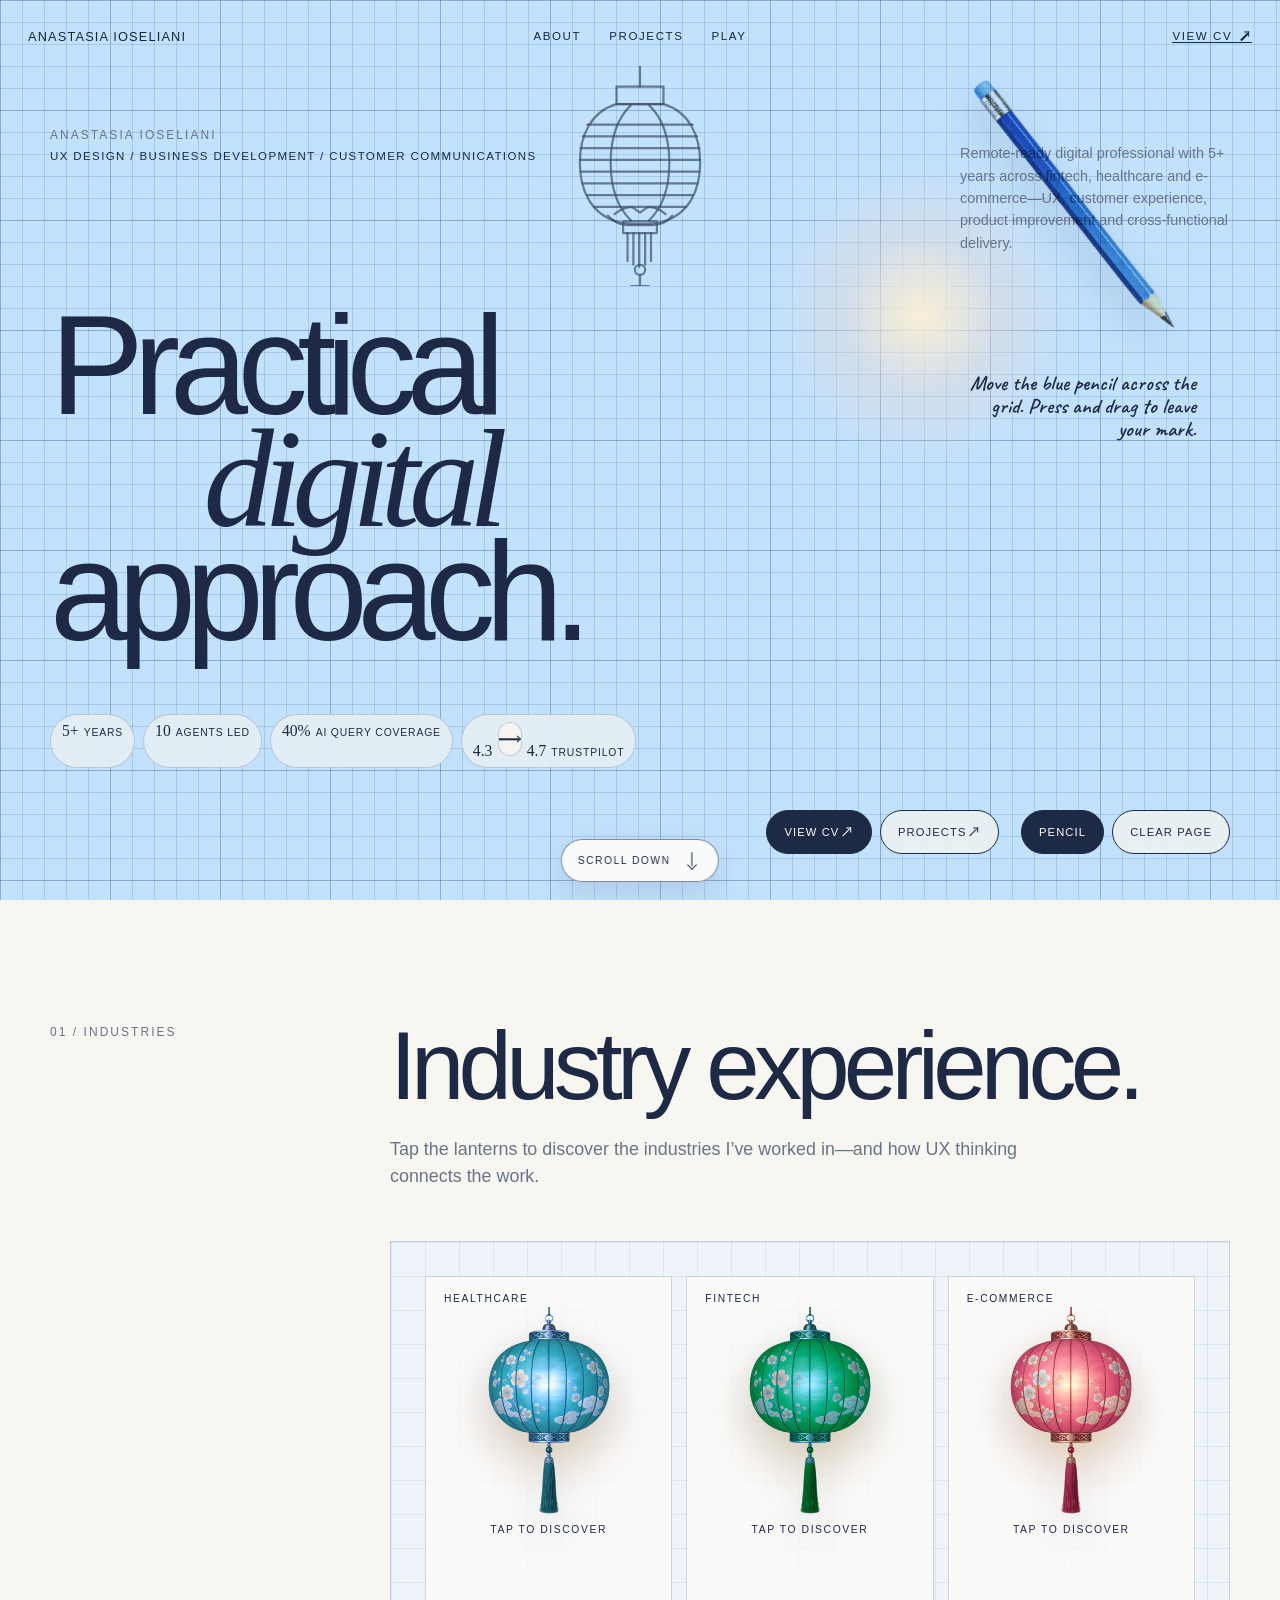
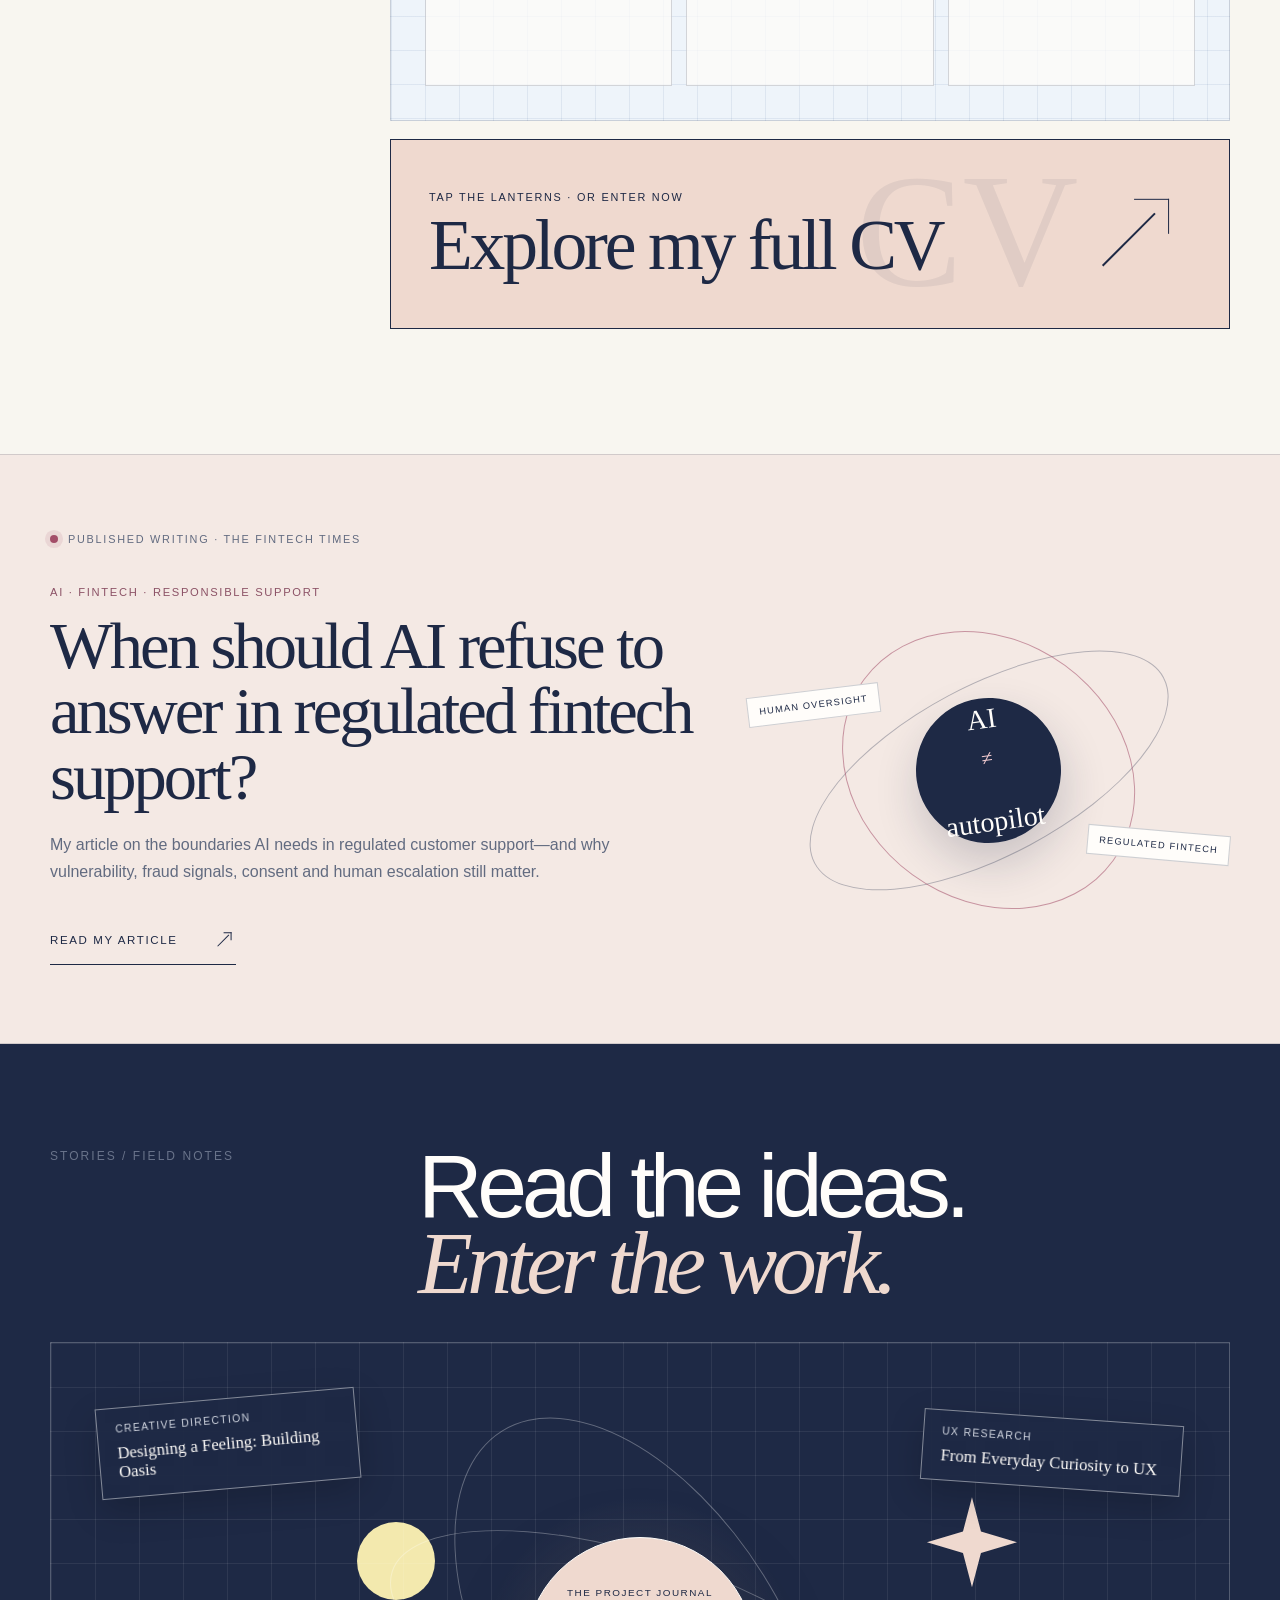
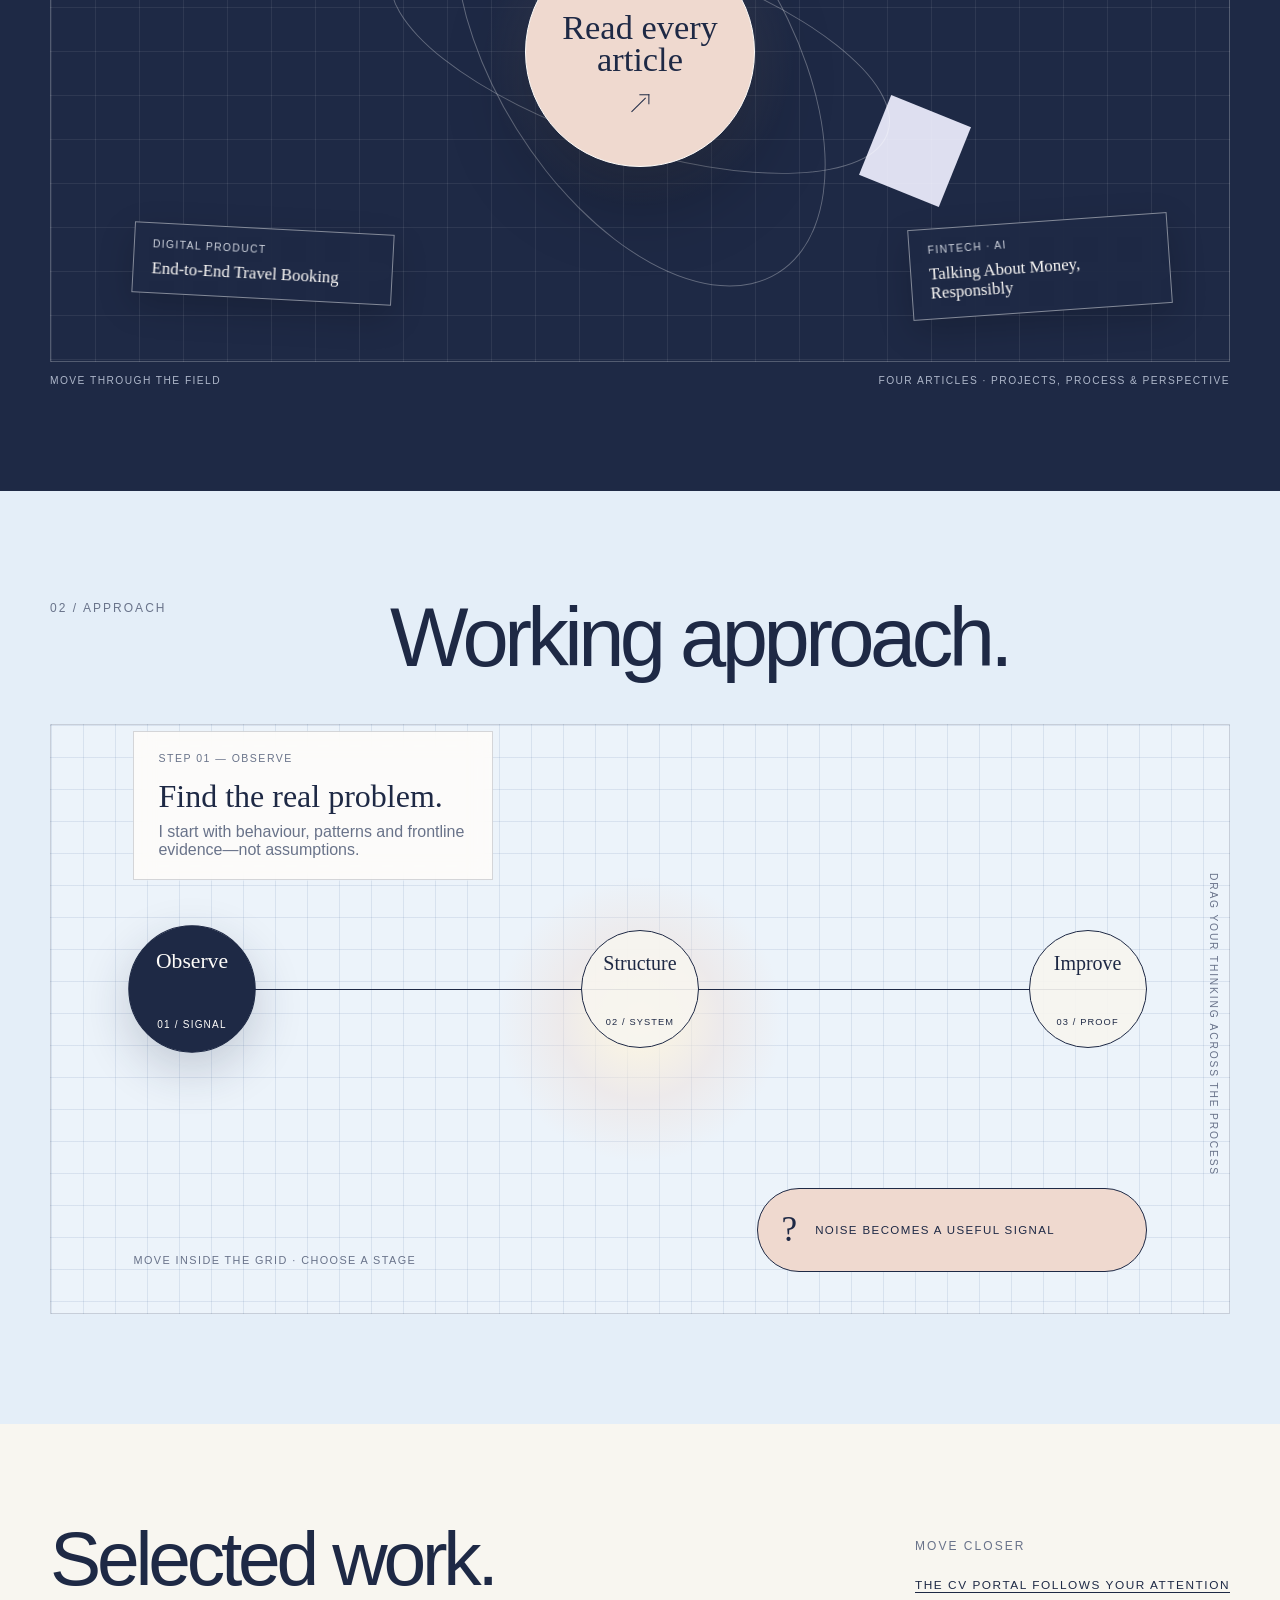
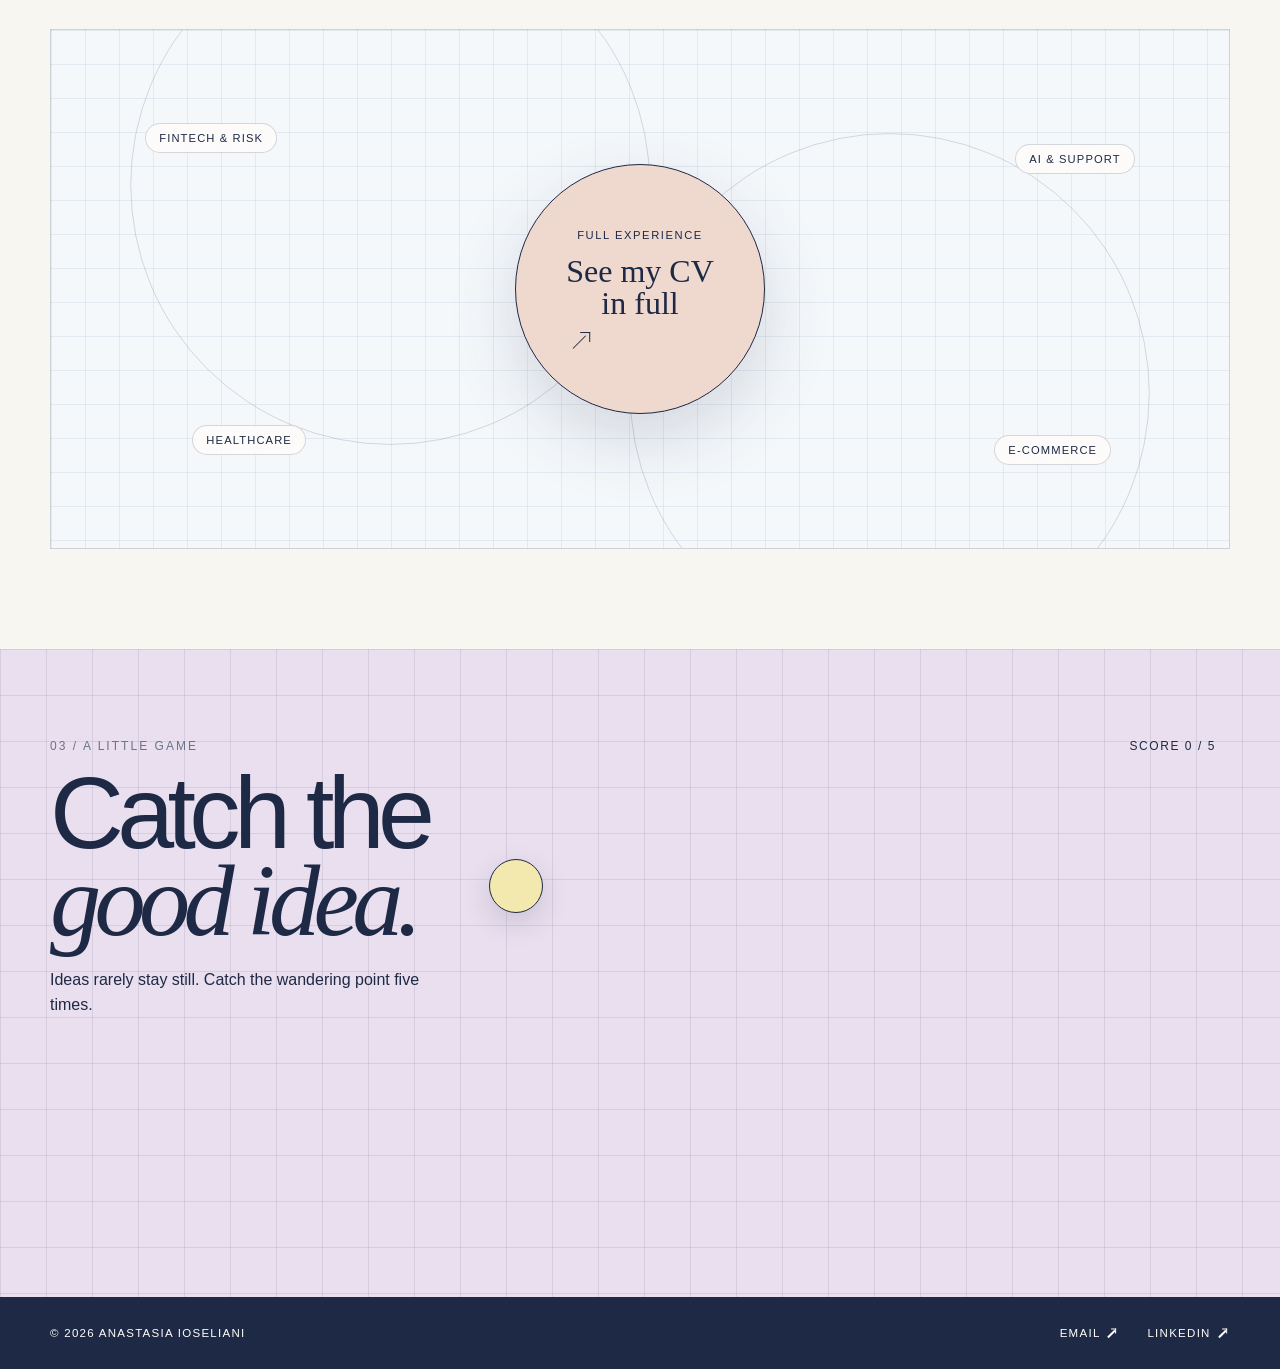
<file: index.html>
<!doctype html>
<html lang="en">
<head>
  <meta charset="utf-8">
  <meta name="viewport" content="width=device-width,initial-scale=1">
  <meta name="description" content="Anastasia Ioseliani is a remote-ready UX and digital product professional with experience in user research, fintech customer experience, product improvement, AI support governance, e-commerce and business development. Explore her portfolio, measurable work, published writing and CV.">
  <title>Anastasia Ioseliani — UX Design &amp; Customer Experience</title>
  <link rel="canonical" href="https://anastasiaioseliani.space/">
<script type="application/ld+json">
  {
    "@context": "https://schema.org",
    "@type": "Person",
    "@id": "https://anastasiaioseliani.space/#person",
    "name": "Anastasia Ioseliani",
    "url": "https://anastasiaioseliani.space/",
    "image": "https://anastasiaioseliani.space/portfolio-share-v1.png",
    "jobTitle": "UX and Digital Product Designer | Customer Experience Specialist",
    "description": "Remote-ready UX and digital product professional experienced in user research, fintech customer experience, product improvement, AI support governance, e-commerce and business development.",
    "sameAs": [
      "https://www.linkedin.com/in/anastasia-ioseliani-881649292/",
      "https://github.com/Nastyaa22-06"
    ],
    "knowsAbout": [
      "UX design",
      "User research",
      "Customer experience",
      "Product improvement",
      "Customer communications",
      "Business development",
      "Digital product design",
      "E-commerce",
      "Remote collaboration",
      "AI governance in fintech",
      "Customer support operations",
      "Product discovery",
      "Cross-functional product work"
    ]
  }
  </script>
  <meta property="og:type" content="website">
  <meta property="og:site_name" content="Anastasia Ioseliani">
  <meta property="og:title" content="Anastasia Ioseliani — UX Design &amp; Customer Experience">
  <meta property="og:description" content="Explore Anastasia Ioseliani’s remote-ready portfolio: UX design, digital product work, fintech customer experience, AI governance, business development and selected case studies.">
  <meta property="og:url" content="https://anastasiaioseliani.space/">
  <meta property="og:image" content="https://anastasiaioseliani.space/portfolio-share-v1.png">
  <meta property="og:image:secure_url" content="https://anastasiaioseliani.space/portfolio-share-v1.png">
  <meta property="og:image:type" content="image/png">
  <meta property="og:image:width" content="1200">
  <meta property="og:image:height" content="630">
  <meta property="og:image:alt" content="Anastasia Ioseliani — UX design, business development and customer communications, on a pastel blue grid with a sculptural pencil.">
  <meta name="twitter:card" content="summary_large_image">
  <meta name="twitter:title" content="Anastasia Ioseliani — UX Design &amp; Customer Experience">
  <meta name="twitter:description" content="Explore Anastasia Ioseliani’s remote-ready portfolio: UX design, digital product work, fintech customer experience, AI governance, business development and selected case studies.">
  <meta name="twitter:image" content="https://anastasiaioseliani.space/portfolio-share-v1.png">
  <meta name="twitter:image:alt" content="Anastasia Ioseliani portfolio — pastel blue grid and pencil cover">
  <link rel="icon" type="image/svg+xml" href="data:image/svg+xml,%3Csvg xmlns='http://www.w3.org/2000/svg' viewBox='0 0 64 64'%3E%3Crect width='64' height='64' rx='14' fill='%23293452'/%3E%3Cpath d='M16 46 30 17h5l13 29h-7l-3-7H26l-3 7zm13-14h7l-3.5-8z' fill='%23f8f4ec'/%3E%3C/svg%3E">
  <style>
    :root{--ink:#1e2945;--muted:#69738a;--paper:#f8f6f0;--blue:#e5eef8;--blue-line:rgba(68,104,150,.19);--peach:#efd9cf;--yellow:#f3e9ae;--lav:#dedff0;--white:#fffdfa;--line:rgba(30,41,69,.18)}
    *{box-sizing:border-box}html{scroll-behavior:smooth}body{margin:0;background:var(--paper);color:var(--ink);font-family:"Helvetica Neue",Arial,sans-serif;overflow-x:hidden}a{color:inherit;text-decoration:none}button{font:inherit;color:inherit}.wrap{width:min(1180px,calc(100% - 56px));margin:auto}.serif,em{font-family:Georgia,"Times New Roman",serif;font-weight:400}.label{font-size:.75rem;letter-spacing:.17em;text-transform:uppercase;color:var(--muted)}
    .nav{position:fixed;top:0;left:0;right:0;z-index:30;height:72px;padding:0 28px;display:grid;grid-template-columns:1fr auto 1fr;align-items:center;mix-blend-mode:multiply}.brand{font-size:.8rem;letter-spacing:.09em;text-transform:uppercase}.nav-links{display:flex;gap:28px;font-size:.72rem;letter-spacing:.14em;text-transform:uppercase}.nav-cta{justify-self:end;border-bottom:1px solid;font-size:.72rem;letter-spacing:.14em;text-transform:uppercase}
    .hero{position:relative;min-height:100svh;overflow:hidden;background-color:#edf4fb;background-image:linear-gradient(var(--blue-line) 1px,transparent 1px),linear-gradient(90deg,var(--blue-line) 1px,transparent 1px);background-size:38px 38px}.hero:after{content:"";position:absolute;z-index:1;inset:0;background:radial-gradient(circle 210px at var(--lx,72%) var(--ly,35%),rgba(255,241,211,.9),rgba(239,217,207,.38) 36%,transparent 72%);pointer-events:none}.draw-canvas{position:absolute;z-index:2;inset:0;width:100%;height:100%;touch-action:none;cursor:none}.pen-cursor{position:absolute;z-index:3;left:84%;top:16%;width:280px;height:auto;object-fit:contain;pointer-events:none;transform:translate(-50%,-20%) rotate(18deg);filter:drop-shadow(0 16px 18px rgba(30,41,69,.16));opacity:1;transition:opacity .2s}.hero.pen-ready .pen-cursor{opacity:1}.nib-light{position:absolute;z-index:3;width:110px;height:110px;border-radius:50%;pointer-events:none;background:rgba(255,233,181,.82);filter:blur(24px);transform:translate(-50%,-50%);opacity:0}.hero.pen-ready .nib-light{opacity:1}
    .hero-content{position:relative;z-index:5;pointer-events:none;min-height:100svh;padding:128px 0 46px;display:flex;flex-direction:column;justify-content:space-between}.hero-top{display:flex;justify-content:space-between;align-items:start}.hero-intro{max-width:270px;color:var(--muted);font-size:.9rem;line-height:1.55}.hero h1{font-size:clamp(4.5rem,11vw,10.7rem);font-weight:400;line-height:.8;letter-spacing:-.075em;margin:0;max-width:1120px}.hero h1 span{display:block}.hero h1 span:nth-child(2){padding-left:12vw;font-family:Georgia,serif;font-style:italic}.hero-bottom{display:flex;justify-content:space-between;align-items:end;gap:28px}.hero-instruction{max-width:390px;font-size:1rem;line-height:1.55;transform:translateY(18px)}.hero-actions,.draw-tools{display:flex;gap:8px;pointer-events:auto}.mobile-put-down,.mobile-clear-page{display:none}.pill{min-height:44px;padding:0 17px;border:1px solid var(--ink);border-radius:99px;background:rgba(248,246,240,.72);backdrop-filter:blur(8px);font-size:.7rem;letter-spacing:.1em;text-transform:uppercase;cursor:pointer;display:inline-flex;align-items:center;justify-content:center}.pill:hover,.pill.active{background:var(--ink);color:var(--white)}
    .welcome{padding:125px 0;background:var(--paper);overflow:hidden}.welcome-grid{display:grid;grid-template-columns:.38fr 1.62fr;gap:60px}.welcome h2{font-size:clamp(3.7rem,7.5vw,7.6rem);font-weight:400;line-height:.86;letter-spacing:-.06em;margin:0}.welcome h2 em{color:#77839b}.balloon-intro{display:flex;justify-content:space-between;gap:28px;align-items:end;margin-bottom:44px}.balloon-intro p{max-width:360px;margin:0;color:var(--muted);font-size:1rem}.balloon-experience{display:grid;grid-template-columns:1.05fr .95fr;min-height:520px;border:1px solid var(--line);background:#eef5fb}.balloon-sky{position:relative;min-height:520px;overflow:hidden;background-image:linear-gradient(rgba(68,104,150,.11) 1px,transparent 1px),linear-gradient(90deg,rgba(68,104,150,.11) 1px,transparent 1px);background-size:34px 34px}.balloon-sky:after{content:"POP THE BALLOONS";position:absolute;left:20px;bottom:17px;font-size:.65rem;letter-spacing:.17em;color:var(--muted)}.balloon{position:absolute;left:var(--x);top:var(--y);border:0;background:none;padding:0;cursor:pointer;font-size:clamp(5.4rem,9vw,8rem);line-height:1;filter:drop-shadow(0 16px 18px rgba(30,41,69,.15)) hue-rotate(var(--hue));transform:translate(-50%,-50%) rotate(var(--r));transition:transform .45s cubic-bezier(.2,.9,.2,1),opacity .35s;animation:balloonFloat 3.5s ease-in-out infinite alternate;animation-delay:var(--delay)}.balloon:hover{transform:translate(-50%,-50%) scale(1.1) rotate(calc(var(--r) + 4deg))}.balloon.popped{opacity:0;transform:translate(-50%,-50%) scale(1.8) rotate(16deg);pointer-events:none;animation:none}@keyframes balloonFloat{to{margin-top:-16px}}.balloon-status{position:absolute;right:18px;top:17px;padding:8px 11px;border:1px solid var(--line);background:rgba(255,253,250,.82);font-size:.65rem;letter-spacing:.13em;text-transform:uppercase}.balloon-reveals{position:relative;z-index:2;padding:34px;display:flex;flex-direction:column;background:rgba(255,253,250,.92)}.balloon-note{display:none;padding:20px 0;border-bottom:1px solid var(--line)}.balloon-note.on{display:block}.balloon-note small{display:block;margin-bottom:8px;color:var(--muted);font-size:.65rem;letter-spacing:.14em;text-transform:uppercase}.balloon-note h3{font-family:Georgia,serif;font-size:1.8rem;font-weight:400;line-height:1.05;margin:0 0 10px}.balloon-note p{margin:0;color:var(--muted);line-height:1.55}.balloon-note.on .slow{display:inline;opacity:0;animation:slowReveal .7s forwards}.balloon-note.on .slow:nth-child(2){animation-delay:.35s}.balloon-note.on .slow:nth-child(3){animation-delay:.75s}@keyframes slowReveal{to{opacity:1}}.balloon-empty{margin:auto;color:var(--muted);max-width:230px;text-align:center;font-family:Georgia,serif;font-size:1.35rem}.balloon-reveals.started .balloon-empty{display:none}.cv-reveal{margin-top:auto;padding-top:28px;opacity:0;transform:translateY(12px);pointer-events:none;transition:.5s}.cv-reveal.ready{opacity:1;transform:none;pointer-events:auto}.cv-reveal a{display:flex;justify-content:space-between;align-items:center;padding:16px 0;border-top:1px solid;border-bottom:1px solid;font-size:.72rem;letter-spacing:.14em;text-transform:uppercase}.text-link{display:inline-flex;margin-top:25px;border-bottom:1px solid;font-size:.74rem;letter-spacing:.13em;text-transform:uppercase}
    .journal-gateway{background:var(--ink);color:var(--white);padding:105px 0;overflow:hidden}.journal-head{display:grid;grid-template-columns:.55fr 1.45fr;gap:60px;align-items:start;margin-bottom:42px}.journal-head h2{font-size:clamp(3.2rem,7vw,7rem);line-height:.84;font-weight:400;letter-spacing:-.06em;margin:0}.journal-head em{color:var(--peach)}.journal-field{--gx:50%;--gy:50%;position:relative;isolation:isolate;min-height:620px;border:1px solid rgba(255,255,255,.24);overflow:hidden;background:radial-gradient(circle 220px at var(--gx) var(--gy),rgba(239,217,207,.18),transparent 72%),linear-gradient(rgba(255,255,255,.075) 1px,transparent 1px),linear-gradient(90deg,rgba(255,255,255,.075) 1px,transparent 1px);background-size:auto,44px 44px,44px 44px}.journal-field:before,.journal-field:after{content:"";position:absolute;z-index:0;border:1px solid rgba(255,255,255,.3);border-radius:50%;width:520px;height:190px;left:50%;top:50%;transform:translate(-50%,-50%) rotate(18deg);transition:transform .3s;pointer-events:none}.journal-field:after{transform:translate(-50%,-50%) rotate(-32deg);width:290px;height:520px}.journal-core{position:absolute;z-index:7;left:50%;top:50%;width:230px;height:230px;border-radius:50%;transform:translate(-50%,-50%);display:grid;place-items:center;text-align:center;background:var(--peach);color:var(--ink);border:1px solid var(--white);box-shadow:0 30px 80px rgba(0,0,0,.28);transition:transform .18s}.journal-core .tiny{display:block;font-size:.62rem;letter-spacing:.15em;text-transform:uppercase;margin-bottom:13px}.journal-core .big{display:block;font-family:Georgia,serif;font-size:2.15rem;line-height:.95}.journal-core .arrow{display:block;margin-top:13px;font-size:1.5rem}.story-chip{position:absolute;z-index:6;width:260px;padding:15px 18px;border:1px solid rgba(255,255,255,.45);background:rgba(30,41,69,.94);backdrop-filter:blur(10px);font-family:Georgia,serif;font-size:1.05rem;line-height:1.15;box-shadow:0 12px 35px rgba(0,0,0,.18);transition:background .25s,color .25s,transform .18s}.story-chip small{display:block;margin-bottom:8px;font-family:Arial,sans-serif;font-size:.65rem;letter-spacing:.13em;text-transform:uppercase;color:#d2d7e1}.story-chip:hover{background:var(--yellow);color:var(--ink)}.story-chip:nth-of-type(1){left:4%;top:9%;transform:rotate(-5deg)}.story-chip:nth-of-type(2){right:4%;top:12%;transform:rotate(4deg)}.story-chip:nth-of-type(3){left:7%;bottom:10%;transform:rotate(3deg)}.story-chip:nth-of-type(4){right:5%;bottom:8%;transform:rotate(-4deg)}.abstract-disc{position:absolute;z-index:1;width:78px;height:78px;border-radius:50%;background:var(--yellow);left:26%;top:29%;mix-blend-mode:screen;pointer-events:none}.abstract-square{position:absolute;z-index:1;width:86px;height:86px;background:var(--lav);right:23%;bottom:27%;transform:rotate(22deg);mix-blend-mode:screen;pointer-events:none}.abstract-star{position:absolute;z-index:1;right:18%;top:25%;width:90px;height:90px;background:var(--peach);clip-path:polygon(50% 0,60% 38%,100% 50%,60% 62%,50% 100%,40% 62%,0 50%,40% 38%);animation:spin 14s linear infinite;pointer-events:none}@keyframes spin{to{transform:rotate(360deg)}}.journal-caption{display:flex;justify-content:space-between;margin-top:13px;font-size:.64rem;letter-spacing:.14em;text-transform:uppercase;color:#aeb7ca}
    .approach{padding:110px 0;background:#e4eef8;overflow:hidden}.approach-head{display:grid;grid-template-columns:.5fr 1.5fr;gap:60px;margin-bottom:48px}.approach h2{font-size:clamp(3rem,6.5vw,6.4rem);font-weight:400;letter-spacing:-.055em;line-height:.9;margin:0}.method-lab{--mx:50%;--my:50%;position:relative;min-height:590px;border:1px solid var(--line);background-color:rgba(255,255,255,.3);background-image:linear-gradient(rgba(68,104,150,.12) 1px,transparent 1px),linear-gradient(90deg,rgba(68,104,150,.12) 1px,transparent 1px);background-size:32px 32px;overflow:hidden}.method-lab:before{content:"";position:absolute;inset:0;background:radial-gradient(circle 190px at var(--mx) var(--my),rgba(255,248,224,.95),rgba(239,217,207,.35) 42%,transparent 75%);pointer-events:none}.method-lab:after{content:"DRAG YOUR THINKING ACROSS THE PROCESS";position:absolute;right:-136px;top:50%;transform:rotate(90deg);font-size:.64rem;letter-spacing:.18em;color:var(--muted)}.method-path{position:absolute;left:7%;right:7%;top:45%;height:1px;background:var(--ink)}.method-path:after{content:"";position:absolute;left:0;top:-4px;width:var(--progress,0%);height:8px;background:var(--peach);transition:width .45s cubic-bezier(.2,.8,.2,1)}.method-node{position:absolute;z-index:3;top:45%;width:118px;height:118px;border-radius:50%;border:1px solid var(--ink);background:rgba(248,246,240,.9);transform:translate(-50%,-50%);cursor:pointer;transition:transform .35s,background .35s,box-shadow .35s;display:grid;place-items:center;text-align:center}.method-node span{display:block;font-family:Georgia,serif;font-size:1.25rem}.method-node small{display:block;margin-top:3px;font-size:.58rem;letter-spacing:.12em;text-transform:uppercase}.method-node[data-step="0"]{left:12%}.method-node[data-step="1"]{left:50%}.method-node[data-step="2"]{left:88%}.method-node:hover{transform:translate(-50%,-50%) scale(1.08) rotate(-3deg)}.method-node.active{background:var(--ink);color:var(--white);box-shadow:0 16px 45px rgba(30,41,69,.2);transform:translate(-50%,-50%) scale(1.08)}.method-note{position:absolute;z-index:2;left:7%;top:7%;width:min(360px,36%);padding:24px;border:1px solid var(--line);background:rgba(255,253,250,.84);backdrop-filter:blur(10px);transition:transform .2s}.method-note .counter{font-size:.66rem;letter-spacing:.14em;text-transform:uppercase;color:var(--muted)}.method-note h3{font-family:Georgia,serif;font-size:2rem;font-weight:400;line-height:1.05;margin:16px 0 10px}.method-note p{color:var(--muted);margin:0;max-width:310px}.method-output{position:absolute;right:7%;bottom:7%;width:min(390px,42%);padding:21px 24px;border-radius:120px;border:1px solid var(--ink);background:var(--active-tone,var(--peach));display:flex;align-items:center;gap:18px;transition:background .4s,transform .2s}.method-output b{font-family:Georgia,serif;font-size:2.2rem;font-weight:400}.method-output span{font-size:.72rem;letter-spacing:.12em;text-transform:uppercase}.method-hint{position:absolute;left:7%;bottom:8%;font-size:.68rem;letter-spacing:.13em;text-transform:uppercase;color:var(--muted)}
    .projects{padding:100px 0;background:var(--paper)}.projects-head{display:flex;justify-content:space-between;align-items:end;margin-bottom:36px}.projects h2{font-size:clamp(3rem,6vw,6rem);font-weight:400;letter-spacing:-.055em;line-height:.9;margin:0}.portal-field{position:relative;min-height:520px;border:1px solid var(--line);overflow:hidden;background-color:#f5f8fb;background-image:linear-gradient(rgba(68,104,150,.1) 1px,transparent 1px),linear-gradient(90deg,rgba(68,104,150,.1) 1px,transparent 1px);background-size:34px 34px;display:grid;place-items:center}.portal-field:before,.portal-field:after{content:"";position:absolute;width:44%;aspect-ratio:1;border:1px solid rgba(30,41,69,.16);border-radius:50%;transition:transform .8s ease}.portal-field:before{transform:translate(-48%,-20%)}.portal-field:after{transform:translate(48%,20%)}.portal-field:hover:before{transform:translate(-42%,-14%) rotate(12deg)}.portal-field:hover:after{transform:translate(42%,14%) rotate(-12deg)}.portal-link{position:relative;z-index:3;width:250px;aspect-ratio:1;border-radius:50%;display:grid;place-items:center;text-align:center;background:var(--peach);border:1px solid var(--ink);box-shadow:0 25px 70px rgba(30,41,69,.16);transition:transform .12s linear}.portal-link span{display:block}.portal-link .portal-small{font-size:.7rem;letter-spacing:.14em;text-transform:uppercase;margin-bottom:14px}.portal-link .portal-title{font-family:Georgia,serif;font-size:2rem;line-height:1}.portal-link .portal-arrow{font-size:1.4rem;margin-top:14px}.orbit-label{position:absolute;z-index:2;padding:8px 13px;border:1px solid var(--line);border-radius:99px;background:rgba(255,253,250,.78);font-size:.7rem;letter-spacing:.1em;text-transform:uppercase;backdrop-filter:blur(7px)}.orbit-label:nth-of-type(1){left:8%;top:18%}.orbit-label:nth-of-type(2){right:8%;top:22%}.orbit-label:nth-of-type(3){left:12%;bottom:18%}.orbit-label:nth-of-type(4){right:10%;bottom:16%}
    .game{position:relative;min-height:72svh;overflow:hidden;background:#e9dfef;padding:90px 0;cursor:crosshair}.game:before{content:"";position:absolute;inset:0;background-image:linear-gradient(rgba(84,73,112,.12) 1px,transparent 1px),linear-gradient(90deg,rgba(84,73,112,.12) 1px,transparent 1px);background-size:46px 46px}.game-copy{position:relative;z-index:2;pointer-events:none}.game h2{font-size:clamp(3.8rem,8vw,8rem);font-weight:400;line-height:.85;letter-spacing:-.065em;margin:16px 0 24px}.game p{font-size:1rem;max-width:390px;line-height:1.55}.score{position:absolute;z-index:3;right:5vw;top:90px;font-size:.75rem;letter-spacing:.13em;text-transform:uppercase}.idea{position:absolute;z-index:4;width:54px;height:54px;border-radius:50%;border:1px solid var(--ink);background:var(--yellow);box-shadow:0 10px 28px rgba(30,41,69,.15);cursor:pointer;transition:left .32s ease,top .32s ease,transform .2s}.idea:hover{transform:scale(1.12)}
    footer{background:var(--ink);color:var(--white);padding:30px 0}.footer{display:grid;grid-template-columns:1fr auto auto;gap:28px;font-size:.72rem;letter-spacing:.11em;text-transform:uppercase}.reveal{opacity:0;transform:translateY(32px);transition:.8s}.reveal.on{opacity:1;transform:none}
    @media(max-width:780px){.wrap{width:min(100% - 36px,1180px)}.nav{padding:0 18px}.nav-links{display:none}.hero-content{padding:105px 0 30px}.hero-top{display:block}.hero-intro{margin-top:14px}.hero h1{font-size:18vw}.hero h1 span:nth-child(2){padding-left:0}.hero-bottom{display:block}.draw-tools{margin-top:24px;flex-wrap:wrap}.pen-cursor{width:235px;height:165px}.welcome,.journal-gateway,.approach,.projects{padding:80px 0}.welcome-grid,.journal-head,.approach-head{grid-template-columns:1fr;gap:30px}.balloon-intro{display:block}.balloon-intro p{margin-top:22px}.balloon-experience{grid-template-columns:1fr}.balloon-sky{min-height:430px}.balloon-reveals{min-height:455px;padding:25px}.balloon{font-size:6.2rem}.projects-head{display:block}.journal-field{min-height:760px}.journal-core{width:185px;height:185px}.journal-core .big{font-size:1.7rem}.story-chip{width:220px;font-size:.9rem}.story-chip:nth-of-type(1){left:3%;top:5%}.story-chip:nth-of-type(2){right:3%;top:24%}.story-chip:nth-of-type(3){left:3%;bottom:23%}.story-chip:nth-of-type(4){right:3%;bottom:4%}.abstract-star{right:10%;top:44%}.abstract-disc{left:10%;top:39%}.journal-caption{display:block}.journal-caption span{display:block;margin-top:6px}.method-lab{min-height:650px}.method-lab:after{display:none}.method-note{left:6%;top:5%;width:88%}.method-path{left:10%;right:10%;top:55%}.method-node{top:55%;width:88px;height:88px}.method-node[data-step="0"]{left:15%}.method-node[data-step="2"]{left:85%}.method-node span{font-size:1rem}.method-node small{font-size:.5rem}.method-output{right:6%;bottom:7%;width:88%}.method-hint{left:6%;bottom:23%}.portal-field{min-height:460px}.portal-link{width:205px}.orbit-label{font-size:.6rem}.orbit-label:nth-of-type(1){left:4%;top:12%}.orbit-label:nth-of-type(2){right:4%;top:18%}.orbit-label:nth-of-type(3){left:4%;bottom:14%}.orbit-label:nth-of-type(4){right:4%;bottom:10%}.game{min-height:70svh;padding:75px 0}.score{top:auto;bottom:24px}.footer{grid-template-columns:1fr;gap:12px}}
    @media(prefers-reduced-motion:reduce){html{scroll-behavior:auto}.reveal{opacity:1;transform:none;transition:none}}
  .cv-gateway-arrow,.journal-card .arrow,.portal-arrow,.nav-cta,.scroll-cue b{font-family:Arial,Helvetica,sans-serif;font-variant-emoji:text}
@media(max-width:780px){
 .cv-gateway-arrow,.journal-card .arrow,.portal-arrow{font-family:Arial,Helvetica,sans-serif;font-variant-emoji:text}
}
.hero-lantern-sketch{
  position:absolute;z-index:3;right:6vw;top:105px;width:165px;height:auto;
  color:rgba(30,41,69,.72);pointer-events:none;opacity:.9
}
@media(max-width:780px){
  .hero-lantern-sketch{right:5%;top:245px;width:96px;opacity:.72}
}


.hero-lantern-sketch{
  left:50%!important;
  right:auto!important;
  top:66px!important;
  width:132px!important;
  transform:translateX(-50%);
  opacity:.78!important;
}
@media(max-width:780px){
  .hero-lantern-sketch{
    left:50%!important;
    right:auto!important;
    top:78px!important;
    width:82px!important;
    transform:translateX(-50%);
    opacity:.68!important;
  }
  .hero-content{
    padding-top:220px!important;
  }
}
.pen-cursor{mix-blend-mode:multiply}

/* Final pencil visibility/positioning override */
.pen-cursor{
  display:block!important;
  visibility:visible!important;
  opacity:1!important;
  z-index:6!important;
  object-fit:contain!important;
  mix-blend-mode:multiply!important;
}
@media(min-width:781px){
  .hero .pen-cursor{
    left:84%!important;
    top:16%!important;
    width:280px!important;
    height:auto!important;
    transform:translate(-50%,-20%) rotate(18deg)!important;
  }
}
@media(max-width:780px){
  .hero .pen-cursor{
    left:82%!important;
    top:25.5%!important;
    width:150px!important;
    height:auto!important;
    transform:translate(-50%,-20%) rotate(18deg)!important;
    pointer-events:auto!important;
  }
}

@media(max-width:780px){
  .hero.mobile-draw-on .pen-cursor{
    width:170px!important;
    height:auto!important;
    transform:translate(-96%,-94%) rotate(0deg)!important;
    transform-origin:96% 94%!important;
    pointer-events:none!important;
    filter:drop-shadow(0 10px 12px rgba(30,41,69,.12))!important;
  }
  .hero.mobile-draw-on .mobile-put-down{
    position:fixed!important;
    left:auto!important;
    right:16px!important;
    bottom:calc(18px + env(safe-area-inset-bottom))!important;
    transform:none!important;
    z-index:40!important;
    min-height:48px!important;
    padding:0 18px!important;
    box-shadow:0 8px 24px rgba(30,41,69,.18);
  }
}

@media(min-width:781px){
  .hero.pen-ready .pen-cursor{
    width:420px!important;
    height:auto!important;
    transform:translate(-96%,-94%) rotate(0deg)!important;
    transform-origin:96% 94%!important;
    pointer-events:none!important;
  }
}

a:focus-visible,button:focus-visible{
  outline:2px solid var(--ink);
  outline-offset:4px;
}
.mobile-continue{display:none}
@media(max-width:780px){
  .nav{
    background:rgba(237,244,251,.84);
    backdrop-filter:blur(12px);
    -webkit-backdrop-filter:blur(12px);
    border-bottom:1px solid rgba(30,41,69,.10);
    mix-blend-mode:normal!important;
  }
  .nav-cta{
    min-height:44px;
    display:inline-flex;
    align-items:center;
  }
  .mobile-continue{
    display:inline-flex;
    position:absolute;
    z-index:12;
    left:50%;
    bottom:116px;
    transform:translateX(-50%);
    min-height:44px;
    padding:0 17px;
    border:1px solid var(--ink);
    border-radius:999px;
    background:rgba(248,246,240,.92);
    align-items:center;
    justify-content:center;
    font-size:.66rem;
    letter-spacing:.1em;
    text-transform:uppercase;
    white-space:nowrap;
  }
  .hero.mobile-draw-on .mobile-continue{display:none}
  .hero.mobile-draw-on .mobile-clear-page{
    position:fixed!important;
    left:16px!important;
    right:auto!important;
    bottom:calc(18px + env(safe-area-inset-bottom))!important;
    transform:none!important;
    min-height:48px!important;
    z-index:40!important;
    box-shadow:0 8px 24px rgba(30,41,69,.14);
  }
}
@media(prefers-reduced-motion:reduce){
  *,*::before,*::after{
    scroll-behavior:auto!important;
    animation-duration:.01ms!important;
    animation-iteration-count:1!important;
    transition-duration:.01ms!important;
  }
}

.hero-role{
  margin-top:8px;
  font-size:.72rem;
  letter-spacing:.12em;
  text-transform:uppercase;
  color:var(--ink);
}
.recruiter-snapshot{
  position:relative;
  z-index:5;
  display:flex;
  flex-wrap:wrap;
  gap:8px;
  margin-top:24px;
  pointer-events:none;
}
.recruiter-snapshot span{
  display:inline-flex;
  align-items:baseline;
  gap:5px;
  min-height:34px;
  padding:7px 11px;
  border:1px solid rgba(30,41,69,.20);
  border-radius:999px;
  background:rgba(248,246,240,.62);
  backdrop-filter:blur(7px);
  font-size:.65rem;
  letter-spacing:.08em;
  text-transform:uppercase;
}
.recruiter-snapshot strong{
  font-family:Georgia,serif;
  font-size:.98rem;
  font-weight:400;
  letter-spacing:0;
  text-transform:none;
}
.recruiter-primary{
  background:var(--ink)!important;
  color:var(--white)!important;
}
@media(max-width:780px){
  .hero-role{
    margin-top:7px;
    font-size:.64rem;
    line-height:1.45;
  }
  .hero-intro{
    max-width:310px;
  }
  .recruiter-snapshot{
    margin-top:16px;
    gap:6px;
  }
  .recruiter-snapshot span{
    min-height:30px;
    padding:5px 8px;
    font-size:.56rem;
    letter-spacing:.06em;
  }
  .recruiter-snapshot strong{
    font-size:.84rem;
  }
  .draw-tools{
    grid-template-columns:repeat(2,minmax(0,1fr))!important;
  }
}

@media(max-width:780px){
  /* Keep the pencil instruction beside the pencil, away from recruiter stats */
  .hero-instruction{
    top:180px!important;
    right:18px!important;
    bottom:auto!important;
    left:auto!important;
    width:170px!important;
    max-width:170px!important;
    transform:none!important;
    text-align:right!important;
    line-height:1.35!important;
    z-index:10!important;
    pointer-events:none;
  }
  .hero-instruction::before{
    font-size:.68rem!important;
    line-height:1.35!important;
  }
}

/* Pastel light-blue pencil */
.pen-cursor{
  filter:brightness(1.28) saturate(.62) hue-rotate(2deg) drop-shadow(0 16px 18px rgba(30,41,69,.16))!important;
}
@media(max-width:780px){
  .hero.mobile-draw-on .pen-cursor{
    filter:brightness(1.28) saturate(.62) hue-rotate(2deg) drop-shadow(0 10px 12px rgba(30,41,69,.12))!important;
  }
}

@media(min-width:781px){
  .hero-instruction{
    position:absolute!important;
    top:39%!important;
    left:auto!important;
    right:34px!important;
    bottom:auto!important;
    width:230px!important;
    max-width:230px!important;
    transform:none!important;
    text-align:right!important;
    font-size:.82rem!important;
    line-height:1.45!important;
    z-index:10!important;
    pointer-events:none;
  }
}

@media(min-width:781px){
  .hero-instruction,
  .hero-instruction::before{
    font-family:'Caveat',cursive!important;
    font-size:1.32rem!important;
    letter-spacing:0!important;
    text-transform:none!important;
    line-height:1.08!important;
    font-weight:600!important;
  }
}

@media(min-width:781px){
  .hero-bottom .draw-tools{
    margin-left:auto!important;
  }
  .hero-bottom .draw-tools .pill:nth-child(2){
    margin-right:14px;
  }
}

    .published-feature{padding:78px 0;background:#f4e9e4;border-top:1px solid rgba(30,41,69,.16);border-bottom:1px solid rgba(30,41,69,.16);overflow:hidden}.published-inner{max-width:1180px}.published-kicker{display:flex;align-items:center;gap:10px;font-size:.68rem;letter-spacing:.16em;text-transform:uppercase;color:#626b80}.published-dot{width:8px;height:8px;border-radius:50%;background:#a34d68;box-shadow:0 0 0 5px rgba(163,77,104,.12)}.published-main{display:grid;grid-template-columns:1.15fr .85fr;gap:44px;align-items:center;padding-top:30px}.published-eyebrow{font-size:.7rem;letter-spacing:.15em;text-transform:uppercase;color:#8c5266}.published-main h2{font-family:Georgia,serif;font-weight:400;font-size:clamp(2.4rem,5.2vw,5rem);line-height:.98;letter-spacing:-.045em;max-width:760px;margin:15px 0 22px}.published-copy{max-width:610px;font-size:1rem;line-height:1.7;color:#626b80}.published-link{display:inline-flex;gap:34px;align-items:center;margin-top:15px;padding:13px 0;border-bottom:1px solid #1e2945;font-size:.72rem;letter-spacing:.14em;text-transform:uppercase}.published-link span{font-size:1.2rem}.published-art{position:relative;min-height:310px;display:grid;place-items:center;isolation:isolate}.orbit{position:absolute;border:1px solid rgba(30,41,69,.3);border-radius:50%;width:82%;height:55%;transform:rotate(-28deg)}.orbit-two{width:64%;height:84%;transform:rotate(36deg);border-color:rgba(163,77,104,.55)}.art-core{display:grid;place-items:center;width:145px;height:145px;border-radius:50%;background:#1e2945;color:#fffdfa;text-align:center;font-family:Georgia,serif;font-size:1.75rem;line-height:.9;box-shadow:0 20px 45px rgba(30,41,69,.2);transform:rotate(-8deg)}.art-core em{color:#f0c9ce;font-size:1.3rem}.art-note{position:absolute;padding:9px 11px;background:#fffdfa;border:1px solid rgba(30,41,69,.22);font-size:.58rem;letter-spacing:.13em}.art-note-one{left:0;top:24%;transform:rotate(-7deg)}.art-note-two{right:0;bottom:21%;transform:rotate(5deg)}
    @media(max-width:700px){.published-feature{padding:54px 0}.published-main{grid-template-columns:1fr;gap:12px}.published-art{min-height:235px;max-width:420px;width:100%;margin:auto}.published-main h2{font-size:clamp(2.35rem,10vw,3.5rem)}.published-copy{font-size:.94rem}.art-core{width:120px;height:120px;font-size:1.5rem}.art-note-one{left:2%}.art-note-two{right:1%}}
</style>
  <style>
    .hero{background-color:#c1e1fc;background-image:linear-gradient(rgba(70,118,164,.22) 1px,transparent 1px),linear-gradient(90deg,rgba(70,118,164,.22) 1px,transparent 1px),linear-gradient(rgba(70,118,164,.34) 1px,transparent 1px),linear-gradient(90deg,rgba(70,118,164,.34) 1px,transparent 1px);background-size:22px 22px,22px 22px,110px 110px,110px 110px}.pen-cursor{width:420px;height:280px;transform:translate(-96%,-96%);filter:drop-shadow(0 18px 18px rgba(30,41,69,.2))}.scroll-cue{position:absolute;z-index:8;left:50%;bottom:18px;transform:translateX(-50%);display:flex;align-items:center;gap:10px;min-height:43px;padding:0 16px;border:1px solid rgba(40,52,84,.55);border-radius:999px;background:rgba(255,253,250,.9);box-shadow:0 10px 28px rgba(40,52,84,.12);backdrop-filter:blur(10px);font-size:.64rem;letter-spacing:.15em;text-transform:uppercase;transition:.25s}.scroll-cue b{font-size:1.05rem;animation:scrollNudge 1.6s ease-in-out infinite}.scroll-cue:hover{background:var(--ink);color:var(--cream);transform:translate(-50%,3px)}@keyframes scrollNudge{0%,100%{transform:translateY(-2px)}50%{transform:translateY(4px)}}
    .welcome-grid{grid-template-columns:.5fr 1.5fr}.welcome h2{margin-bottom:28px}.welcome-lead{max-width:660px;margin:0 0 50px;font-size:1.12rem;line-height:1.55;color:var(--muted)}.lantern-stage{position:relative;display:grid;grid-template-columns:repeat(3,1fr);gap:14px;padding:34px;border:1px solid var(--line);background-color:#eef4fa;background-image:linear-gradient(rgba(68,104,150,.1) 1px,transparent 1px),linear-gradient(90deg,rgba(68,104,150,.1) 1px,transparent 1px);background-size:34px 34px}.lantern-card{position:relative;min-height:410px;border:1px solid var(--line);background:rgba(255,253,250,.72);overflow:hidden}.lantern-button{position:absolute;inset:0 0 auto;width:100%;height:270px;border:0;background:transparent;cursor:pointer;display:flex;flex-direction:column;align-items:center;justify-content:center}.lantern-button:before{content:"";position:absolute;width:180px;height:180px;border-radius:50%;background:radial-gradient(circle,rgba(255,226,175,.72),rgba(239,217,207,.25) 50%,transparent 73%);filter:blur(6px);transition:.5s}.lantern-button img{position:relative;width:180px;height:210px;object-fit:contain;filter:drop-shadow(0 18px 20px rgba(80,45,35,.18)) hue-rotate(var(--hue,0deg)) saturate(var(--sat,1)) brightness(var(--bright,1));transition:transform .65s cubic-bezier(.2,.8,.2,1),opacity .45s,filter .45s}.lantern-card:nth-child(1){--hue:188deg;--sat:.68;--bright:1.18}.lantern-card:nth-child(2){--hue:155deg}.lantern-card:nth-child(3){--hue:342deg;--sat:.62;--bright:1.16}.lantern-number{position:absolute;left:18px;top:16px;font-size:.64rem;letter-spacing:.16em;text-transform:uppercase}.lantern-prompt{position:absolute;bottom:12px;font-size:.65rem;letter-spacing:.15em;text-transform:uppercase}.lantern-card.open .lantern-button img{transform:translateY(-36px) scale(.78) rotate(7deg);opacity:.24;filter:drop-shadow(0 0 28px rgba(142,201,238,.72)) hue-rotate(var(--hue,0deg)) saturate(var(--sat,1)) brightness(var(--bright,1.08))}.lantern-card.open .lantern-button:before{transform:scale(1.35);opacity:.34}.lantern-card.open .lantern-prompt{opacity:0}.lantern-note{position:absolute;left:24px;right:24px;bottom:28px;opacity:0;transform:translateY(20px);transition:.55s .14s;pointer-events:none}.lantern-card.open .lantern-note{opacity:1;transform:none}.lantern-note small{display:block;margin-bottom:8px;font-size:.62rem;letter-spacing:.14em;text-transform:uppercase;color:var(--muted)}.lantern-note strong{display:block;font-family:Georgia,serif;font-weight:400;font-size:1.35rem;line-height:1.08}.cv-gateway{position:relative;margin-top:18px;min-height:190px;padding:30px 38px;border:1px solid var(--ink);display:flex;align-items:center;justify-content:space-between;gap:30px;background:var(--peach);transition:.45s}.cv-gateway:before{content:"CV";position:absolute;right:18%;top:50%;transform:translateY(-52%);font-family:Georgia,serif;font-size:10rem;line-height:1;color:rgba(30,41,69,.07);pointer-events:none}.cv-gateway:hover,.cv-gateway.ready{background:var(--ink);color:var(--white)}.cv-gateway-copy{position:relative}.cv-gateway small{display:block;margin-bottom:10px;font-size:.68rem;letter-spacing:.16em;text-transform:uppercase}.cv-gateway strong{display:block;font-family:Georgia,serif;font-size:clamp(2.5rem,5.6vw,5.8rem);font-weight:400;line-height:.9;letter-spacing:-.045em}.cv-gateway-arrow{position:relative;font-size:clamp(3rem,7vw,7rem);line-height:1}
    @media(max-width:780px){.hero{min-height:920px}.hero-content{min-height:920px;padding-bottom:92px}.hero h1{font-size:17vw}.hero-instruction{font-size:.9rem}.draw-tools{display:grid;grid-template-columns:repeat(2,minmax(0,1fr));width:100%}.pill{padding:0 10px}.pen-cursor{width:230px;height:155px}.scroll-cue{bottom:12px;min-height:39px;padding:0 13px}.welcome-grid{grid-template-columns:1fr}.welcome-lead{font-size:1rem;margin-bottom:30px}.lantern-stage{grid-template-columns:1fr;padding:14px}.lantern-card{min-height:320px}.lantern-button{height:214px}.lantern-button img{width:145px;height:175px}.cv-gateway{min-height:150px;padding:24px 20px}.cv-gateway:before{right:8%;font-size:6rem}.cv-gateway strong{font-size:2.45rem}.journal-field{min-height:auto;display:flex;flex-direction:column;gap:12px;padding:20px}.story-chip,.story-chip:nth-of-type(1),.story-chip:nth-of-type(2),.story-chip:nth-of-type(3),.story-chip:nth-of-type(4){position:relative;inset:auto;width:100%;transform:none}.journal-core{position:relative;inset:auto;width:100%;height:auto;min-height:155px;border-radius:26px;transform:none!important;order:5}.abstract-disc,.abstract-square,.abstract-star,.journal-field:before,.journal-field:after{display:none}.journal-caption{font-size:.58rem}.method-lab{min-height:690px}.portal-field{min-height:520px}.game{min-height:760px}.idea{width:62px;height:62px}.footer{grid-template-columns:1fr;gap:12px}}
    @media(max-width:780px){.draw-canvas{pointer-events:none;touch-action:auto;cursor:default}.hero.mobile-draw-on .draw-canvas{pointer-events:auto;touch-action:none}.hero .pen-cursor{opacity:1!important;pointer-events:auto;cursor:pointer;left:82%;top:24%;width:150px;height:auto;transform:translate(-50%,-20%) rotate(18deg);z-index:3;touch-action:none}.hero.mobile-draw-on .pen-cursor{pointer-events:none}.hero .nib-light{display:none}.hero-instruction{position:absolute;left:50%;bottom:205px;transform:translateX(-50%);width:100%;text-align:center;max-width:none;font-size:0}.hero-instruction::before{content:"Tap the pen to leave a mark";display:block;font-size:.78rem;letter-spacing:.08em;text-transform:uppercase}.hero.mobile-draw-on .hero-instruction::before{content:"Move the pencil to draw"}.hero-bottom{padding-bottom:35px}.draw-tools{display:none!important}.mobile-put-down{display:none;position:absolute;z-index:12;left:50%;bottom:112px;transform:translateX(-50%);min-height:44px;padding:0 18px;border:1px solid var(--ink);border-radius:99px;background:var(--ink);color:var(--white);font-size:.68rem;letter-spacing:.1em;text-transform:uppercase}.hero.mobile-draw-on .mobile-put-down{display:inline-flex;align-items:center;justify-content:center}.mobile-clear-page{position:absolute;z-index:12;left:50%;bottom:62px;transform:translateX(-50%);min-height:40px;padding:0 16px;border:1px solid var(--ink);border-radius:99px;background:rgba(248,246,240,.9);color:var(--ink);font-size:.65rem;letter-spacing:.1em;text-transform:uppercase}.hero.mobile-draw-on .mobile-clear-page{display:inline-flex;align-items:center;justify-content:center}}
@media(max-width:430px){.nav-cta{font-size:.62rem}.hero h1{font-size:16.5vw}.hero-intro{font-size:.82rem}.scroll-cue span{display:none}.welcome,.journal-gateway,.approach,.projects{padding:64px 0}.lantern-card{min-height:300px}.cv-gateway{min-height:135px}.cv-gateway strong{font-size:2.05rem}.method-node{width:76px;height:76px}.method-node span{font-size:.88rem}.method-output{padding:16px 18px}.orbit-label{font-size:.54rem;padding:6px 9px}}
    .industry-grid{display:grid;grid-template-columns:repeat(3,1fr);border:1px solid var(--line);margin-top:42px}.industry-card{position:relative;min-height:430px;padding:30px 26px;display:flex;flex-direction:column;border-right:1px solid var(--line);background:rgba(255,253,250,.7);transition:.35s}.industry-card:last-child{border-right:0}.industry-card:hover{background:#eef5fb;transform:translateY(-6px)}.industry-no{position:absolute;right:22px;top:22px;font-family:Georgia,serif;font-size:2rem;color:rgba(30,41,69,.18)}.industry-card small{font-size:.62rem;letter-spacing:.14em;text-transform:uppercase;color:var(--muted);padding-right:45px}.industry-card h3{font-family:Georgia,serif;font-size:2.35rem;font-weight:400;margin:58px 0 18px}.industry-card p{margin:0;color:var(--muted);line-height:1.58}.industry-ux{margin-top:auto;padding-top:28px;border-top:1px solid var(--line);display:grid;gap:7px}.industry-ux b{font-size:.62rem;letter-spacing:.14em;text-transform:uppercase}.industry-ux span{font-family:Georgia,serif;font-size:1rem;line-height:1.25}.industries .cv-gateway{margin-top:18px}@media(max-width:780px){.industry-grid{grid-template-columns:1fr}.industry-card{min-height:330px;border-right:0;border-bottom:1px solid var(--line)}.industry-card:last-child{border-bottom:0}.industry-card h3{margin-top:42px}.industries .welcome-lead{max-width:none}}.lantern-ux{display:block;margin-top:12px;padding-top:10px;border-top:1px solid var(--line);font-size:.72rem;line-height:1.35;color:var(--muted);letter-spacing:.03em}@media(prefers-reduced-motion:reduce){.scroll-cue b{animation:none}}
    @media(min-width:781px){.method-note{top:1%;padding:20px 24px}}
  </style>

<style id="drawn-arrow-style">
.drawn-arrow{
  display:inline-block;
  position:relative;
  width:1.05em;
  height:.72em;
  margin:0 .12em;
  vertical-align:-.04em;
  color:currentColor;
  flex:0 0 auto;
}
.drawn-arrow::before{
  content:"";
  position:absolute;
  left:.04em;
  right:.18em;
  top:50%;
  height:1.4px;
  background:currentColor;
  transform:translateY(-50%);
}
.drawn-arrow::after{
  content:"";
  position:absolute;
  right:.03em;
  top:50%;
  width:.38em;
  height:.38em;
  border-top:1.4px solid currentColor;
  border-right:1.4px solid currentColor;
  transform:translateY(-50%) rotate(45deg);
  transform-origin:center;
}
.drawn-arrow-left{transform:rotate(180deg)}
.drawn-arrow-down{transform:rotate(90deg)}
.drawn-arrow-up{transform:rotate(-90deg)}
.drawn-arrow-up-right{transform:rotate(-45deg)}
@media(max-width:800px){
  .drawn-arrow{
    width:1em;
    height:.7em;
    margin:0 .1em;
  }
  .drawn-arrow::before{height:1.5px}
  .drawn-arrow::after{
    border-top-width:1.5px;
    border-right-width:1.5px;
  }
}
</style>
<link rel="preconnect" href="https://fonts.googleapis.com">
<link rel="preconnect" href="https://fonts.gstatic.com" crossorigin>
<link href="https://fonts.googleapis.com/css2?family=Caveat:wght@500;600&display=swap" rel="stylesheet">
</head>
<body>
  <nav class="nav"><a class="brand" href="#top">Anastasia Ioseliani</a><div class="nav-links"><a href="#about">About</a><a href="projects.html">Projects</a><a href="#play">Play</a></div><a class="nav-cta" href="cv.html">View CV ↗</a></nav>
  <main>
    <section class="hero" id="top"><canvas class="draw-canvas" aria-label="Interactive drawing canvas"></canvas><div class="nib-light" aria-hidden="true"></div><svg class="hero-lantern-sketch" viewBox="0 0 180 300" aria-hidden="true">
  <g fill="none" stroke="currentColor" stroke-width="3" stroke-linecap="round" stroke-linejoin="round">
    <path d="M90 0v28"/>
    <rect x="58" y="28" width="64" height="24"/>
    <path d="M58 52C23 62 8 95 8 132s15 70 50 80c18 5 46 5 64 0 35-10 50-43 50-80s-15-70-50-80z"/>
    <path d="M78 53c-20 19-28 46-28 79s8 60 28 79M102 53c20 19 28 46 28 79s-8 60-28 79"/>
    <path d="M18 80h144M12 96h156M9 112h162M8 128h164M9 144h162M12 160h156M18 176h144M27 192h126"/>
    <path d="M55 202c9-7 17-10 24-10l11 8 11-8c8 0 16 3 24 10"/>
    <path d="M46 204c8 9 18 13 28 13h32c11 0 21-4 28-13"/>
    <rect x="67" y="212" width="46" height="16"/>
    <path d="M73 228v38M81 228v43M89 228v46M97 228v43M105 228v38"/>
    <circle cx="90" cy="278" r="7"/>
    <path d="M90 285v15"/>
    <path d="M78 300h24"/>
  </g>
</svg><img class="pen-cursor" src="cool-blue-pencil.png" alt="Blue pencil" aria-hidden="true"><button class="mobile-put-down" id="mobilePutDown" type="button">Put the pen down</button><button class="mobile-clear-page" id="mobileClearPage" type="button">Clear page</button><a class="mobile-continue" href="#about">Explore the work ↓</a><div class="wrap hero-content"><div class="hero-top"><div><div class="label">Anastasia Ioseliani</div><div class="hero-role">UX Design / Business Development / Customer Communications</div></div><p class="hero-intro">Remote-ready digital professional with 5+ years across fintech, healthcare and e-commerce—UX, customer experience, product improvement and cross-functional delivery.</p></div><h1><span>Practical</span><span>digital</span><span>approach.</span></h1><div class="recruiter-snapshot" aria-label="Career highlights"><span><strong>5+</strong> years</span><span><strong>10</strong> agents led</span><span><strong>40%</strong> AI query coverage</span><span><strong>4.3 → 4.7</strong> Trustpilot</span></div><div class="hero-bottom"><p class="hero-instruction">Move the blue pencil across the grid. Press and drag to leave your mark.</p><div class="draw-tools"><a class="pill recruiter-primary" href="cv.html">View CV ↗</a><a class="pill" href="projects.html">Projects ↗</a><button class="pill active" id="penTool" type="button">Pencil</button><button class="pill" id="clearTool" type="button">Clear page</button></div></div></div></section>
    
    <section class="welcome" id="about"><div class="wrap welcome-grid"><div class="label">01 / Industries</div><div class="reveal"><h2>Industry experience.</h2><p class="welcome-lead">Tap the lanterns to discover the industries I’ve worked in—and how UX thinking connects the work.</p><div class="lantern-stage" id="lanternStage"><article class="lantern-card"><button class="lantern-button" type="button" aria-expanded="false"><span class="lantern-number">Healthcare</span><img src="chinese-lantern.png" alt="Lantern for healthcare experience"><span class="lantern-prompt">Tap to discover</span></button><div class="lantern-note"><small>Healthcare · California</small><strong>I help long-term care facilities move complex Medi-Cal cases towards coverage by coordinating facilities, counties, attorneys, POAs and families, preparing TARs and appeals.</strong><span class="lantern-ux">UX: stakeholder journeys · information clarity · workflow design</span></div></article><article class="lantern-card"><button class="lantern-button" type="button" aria-expanded="false"><span class="lantern-number">Fintech</span><img src="chinese-lantern.png" alt="Lantern for fintech experience"><span class="lantern-prompt">Tap to discover</span></button><div class="lantern-note"><small>Fintech · London</small><strong>At Bits, I progressed from support to Assistant Manager, led 10 agents, improved CX processes and trained an AI support agent that handled around 40% of incoming queries.</strong><span class="lantern-ux">UX: customer research · friction analysis · AI support journeys</span></div></article><article class="lantern-card"><button class="lantern-button" type="button" aria-expanded="false"><span class="lantern-number">E-commerce</span><img src="chinese-lantern.png" alt="Lantern for e-commerce experience"><span class="lantern-prompt">Tap to discover</span></button><div class="lantern-note"><small>E-commerce · Tbilisi + Barcelona</small><strong>I founded and ran Oasis TBS, owning the customer journey from Shopify discovery and ordering through support, fulfilment, sourcing, logistics and growth.</strong><span class="lantern-ux">UX: end-to-end journey · usability · conversion · customer feedback</span></div></article></div><a class="cv-gateway" id="cvGateway" href="cv.html"><span class="cv-gateway-copy"><small id="lanternStatus">Tap the lanterns · or enter now</small><strong>Explore my full CV</strong></span><span class="cv-gateway-arrow">↗</span></a></div></div></section>
    <section class="published-feature" id="published-article"><div class="wrap published-inner"><div class="published-kicker"><span class="published-dot"></span> Published writing · The FinTech Times</div><div class="published-main"><div><p class="published-eyebrow">AI · Fintech · Responsible support</p><h2>When should AI refuse to answer in regulated fintech support?</h2><p class="published-copy">My article on the boundaries AI needs in regulated customer support—and why vulnerability, fraud signals, consent and human escalation still matter.</p><a class="published-link" href="https://thefintechtimes.com/when-should-ai-refuse-to-answer-in-regulated-fintech-support/" target="_blank" rel="noopener noreferrer">Read my article <span aria-hidden="true">↗</span></a></div><div class="published-art" aria-hidden="true"><span class="orbit orbit-one"></span><span class="orbit orbit-two"></span><span class="art-core">AI<br><em>≠</em><br>autopilot</span><span class="art-note art-note-one">HUMAN OVERSIGHT</span><span class="art-note art-note-two">REGULATED FINTECH</span></div></div></div></section>
<section class="journal-gateway"><div class="wrap"><div class="journal-head reveal"><div class="label">Stories / Field notes</div><h2>Read the ideas.<br><em>Enter the work.</em></h2></div><div class="journal-field reveal" id="journalField"><span class="abstract-disc"></span><span class="abstract-square"></span><span class="abstract-star"></span><a class="story-chip" href="article-oasis.html"><small>Creative direction</small>Designing a Feeling: Building Oasis</a><a class="story-chip" href="article-ux.html"><small>UX research</small>From Everyday Curiosity to UX</a><a class="story-chip" href="article-travel.html"><small>Digital product</small>End-to-End Travel Booking</a><a class="story-chip" href="article-bits.html"><small>Fintech · AI</small>Talking About Money, Responsibly</a><a class="journal-core" id="journalCore" href="projects.html"><span><span class="tiny">The project journal</span><span class="big">Read every<br>article</span><span class="arrow">↗</span></span></a></div><div class="journal-caption"><span>Move through the field</span><span>Four articles · Projects, process & perspective</span></div></div></section>
    <section class="approach"><div class="wrap"><div class="approach-head reveal"><div class="label">02 / Approach</div><h2>Working approach.</h2></div><div class="method-lab reveal" id="methodLab"><div class="method-path"></div><button class="method-node active" type="button" data-step="0"><span>Observe</span><small>01 / Signal</small></button><button class="method-node" type="button" data-step="1"><span>Structure</span><small>02 / System</small></button><button class="method-node" type="button" data-step="2"><span>Improve</span><small>03 / Proof</small></button><article class="method-note" id="methodNote"><div class="counter" id="methodCounter">Step 01 — Observe</div><h3 id="methodTitle">Find the real problem.</h3><p id="methodCopy">I start with behaviour, patterns and frontline evidence—not assumptions.</p></article><div class="method-hint">Move inside the grid · choose a stage</div><div class="method-output" id="methodOutput"><b id="methodMark">?</b><span id="methodResult">Noise becomes a useful signal</span></div></div></div></section>
    <section class="projects" id="work"><div class="wrap"><div class="projects-head reveal"><h2>Selected work.</h2><div><div class="label">Move closer</div><span class="text-link">The CV portal follows your attention</span></div></div><div class="portal-field reveal" id="portalField"><a class="orbit-label" href="cv.html#work">Fintech & risk</a><a class="orbit-label" href="cv.html#capabilities">AI & support</a><a class="orbit-label" href="cv.html#experience">Healthcare</a><a class="orbit-label" href="cv.html#profile">E-commerce</a><a class="portal-link" id="projectPortal" href="cv.html"><span><span class="portal-small">Full experience</span><span class="portal-title">See my CV<br>in full</span><span class="portal-arrow">↗</span></span></a></div></div></section>
    <section class="game" id="play"><div class="wrap game-copy"><div class="label">03 / A little game</div><h2>Catch the<br><em>good idea.</em></h2><p>Ideas rarely stay still. Catch the wandering point five times.</p></div><div class="score">Score <span id="score">0</span> / 5</div><button class="idea" type="button" aria-label="Catch the good idea"></button></section>
  </main>
  <footer><div class="wrap footer"><span>© <span id="year"></span> Anastasia Ioseliani</span><a href="mailto:anastasia.ioselianii@yahoo.com">Email ↗</a><a href="https://www.linkedin.com/in/anastasia-ioseliani-881649292/" target="_blank" rel="noreferrer">LinkedIn ↗</a></div></footer>
  <script>
    document.getElementById('year').textContent=new Date().getFullYear();
    const scrollCue=document.createElement('a');scrollCue.className='scroll-cue';scrollCue.href='#about';scrollCue.setAttribute('aria-label','Scroll down to meet Anastasia');scrollCue.innerHTML='<span>Scroll down</span><b aria-hidden="true">↓</b>';document.querySelector('.hero').append(scrollCue);
    const hero=document.querySelector('.hero'),canvas=document.querySelector('.draw-canvas'),ctx=canvas.getContext('2d'),pen=document.querySelector('.pen-cursor'),light=document.querySelector('.nib-light');let drawing=false,mode='pen',last=null,dpr=1;
    function sizeCanvas(){const r=hero.getBoundingClientRect();dpr=Math.min(devicePixelRatio||1,2);const old=document.createElement('canvas');old.width=canvas.width;old.height=canvas.height;old.getContext('2d').drawImage(canvas,0,0);canvas.width=r.width*dpr;canvas.height=r.height*dpr;canvas.style.width=r.width+'px';canvas.style.height=r.height+'px';ctx.setTransform(dpr,0,0,dpr,0,0);if(old.width)ctx.drawImage(old,0,0,old.width/dpr,old.height/dpr)}sizeCanvas();addEventListener('resize',sizeCanvas);
    function point(e){const r=canvas.getBoundingClientRect();return{x:e.clientX-r.left,y:e.clientY-r.top}}
    function movePen(p){hero.classList.add('pen-ready');pen.style.setProperty('left',p.x+'px','important');pen.style.setProperty('top',p.y+'px','important');light.style.left=p.x+'px';light.style.top=p.y+'px';hero.style.setProperty('--lx',p.x+'px');hero.style.setProperty('--ly',p.y+'px')}
    function stroke(a,b){ctx.save();ctx.lineCap='round';ctx.lineJoin='round';if(mode==='erase'){ctx.globalCompositeOperation='destination-out';ctx.lineWidth=34}else{ctx.globalCompositeOperation='source-over';ctx.strokeStyle='#17213d';ctx.lineWidth=2.2}ctx.beginPath();ctx.moveTo(a.x,a.y);ctx.lineTo(b.x,b.y);ctx.stroke();ctx.restore()}
    canvas.addEventListener('pointermove',e=>{const p=point(e);if(!matchMedia('(max-width:780px)').matches)movePen(p);else if(hero.classList.contains('mobile-draw-on')){pen.style.setProperty('left',p.x+'px','important');pen.style.setProperty('top',p.y+'px','important')}if(drawing&&last)stroke(last,p);last=p});canvas.addEventListener('pointerdown',e=>{if(matchMedia('(max-width:780px)').matches&&!hero.classList.contains('mobile-draw-on'))return;drawing=true;last=point(e);if(matchMedia('(max-width:780px)').matches&&hero.classList.contains('mobile-draw-on')){pen.style.setProperty('left',last.x+'px','important');pen.style.setProperty('top',last.y+'px','important')}canvas.setPointerCapture(e.pointerId);stroke(last,{x:last.x+.1,y:last.y+.1})});canvas.addEventListener('pointerup',()=>{drawing=false;last=null});canvas.addEventListener('pointercancel',()=>{drawing=false;last=null});canvas.addEventListener('pointerleave',()=>{if(!drawing)hero.classList.remove('pen-ready')});
    const penTool=document.getElementById('penTool');pen.addEventListener('click',e=>{if(!matchMedia('(max-width:780px)').matches)return;e.preventDefault();e.stopPropagation();hero.classList.add('mobile-draw-on');drawing=false;last=null;});document.getElementById('mobilePutDown').addEventListener('click',e=>{e.preventDefault();e.stopPropagation();hero.classList.remove('mobile-draw-on');drawing=false;last=null;pen.style.setProperty('left','82%','important');pen.style.setProperty('top','25.5%','important');});document.getElementById('mobileClearPage').addEventListener('click',e=>{e.preventDefault();e.stopPropagation();ctx.clearRect(0,0,canvas.width/dpr,canvas.height/dpr);});function setMode(v){mode=v;penTool.classList.toggle('active',v==='pen')}penTool.onclick=()=>setMode('pen');document.getElementById('clearTool').onclick=()=>ctx.clearRect(0,0,canvas.width/dpr,canvas.height/dpr);
    const io=new IntersectionObserver(es=>es.forEach(e=>e.isIntersecting&&e.target.classList.add('on')),{threshold:.15});document.querySelectorAll('.reveal').forEach(el=>io.observe(el));
    
    const lanternCards=[...document.querySelectorAll('.lantern-card')],cvGateway=document.getElementById('cvGateway'),lanternStatus=document.getElementById('lanternStatus');lanternCards.forEach(card=>card.querySelector('.lantern-button').addEventListener('click',()=>{const button=card.querySelector('.lantern-button'),isOpen=card.classList.toggle('open');button.setAttribute('aria-expanded',String(isOpen));const opened=lanternCards.filter(x=>x.classList.contains('open')).length;lanternStatus.textContent=opened===3?'All three industries discovered · explore my CV':opened?opened+' of 3 industries discovered · or enter now':'Tap the lanterns · or enter now';cvGateway.classList.toggle('ready',opened===3)}));
    const journalField=document.getElementById('journalField'),journalCore=document.getElementById('journalCore'),storyChips=[...document.querySelectorAll('.story-chip')];journalField.addEventListener('pointermove',e=>{const r=journalField.getBoundingClientRect(),x=e.clientX-r.left,y=e.clientY-r.top,nx=x/r.width-.5,ny=y/r.height-.5;journalField.style.setProperty('--gx',x+'px');journalField.style.setProperty('--gy',y+'px');journalCore.style.transform=`translate(calc(-50% + ${nx*28}px),calc(-50% + ${ny*28}px)) rotate(${nx*4}deg)`;storyChips.forEach((chip,i)=>chip.style.translate=`${nx*(i%2?12:-14)}px ${ny*(i<2?-12:14)}px`);journalField.style.setProperty('--orbit',nx*20+'deg')});journalField.addEventListener('pointerleave',()=>{journalCore.style.transform='translate(-50%,-50%)';storyChips.forEach(chip=>chip.style.translate='')});
    const methodLab=document.getElementById('methodLab'),methodNote=document.getElementById('methodNote'),methodOutput=document.getElementById('methodOutput'),methodData=[{name:'Observe',title:'Find the real problem.',copy:'I start with behaviour, patterns and frontline evidence—not assumptions.',mark:'?',result:'Noise becomes a useful signal',tone:'#efd9cf'},{name:'Structure',title:'Make complexity usable.',copy:'I turn scattered rules and knowledge into journeys, systems and language people can follow.',mark:'→',result:'Complexity becomes a clear path',tone:'#f3e9ae'},{name:'Improve',title:'Test what matters.',copy:'I measure the result, learn from the response and make the next version sharper.',mark:'↗',result:'Evidence becomes momentum',tone:'#dedff0'}];
    function setMethod(i){const d=methodData[i];document.querySelectorAll('.method-node').forEach((n,j)=>n.classList.toggle('active',i===j));document.getElementById('methodCounter').textContent=`Step 0${i+1} — ${d.name}`;document.getElementById('methodTitle').textContent=d.title;document.getElementById('methodCopy').textContent=d.copy;document.getElementById('methodMark').textContent=d.mark;document.getElementById('methodResult').textContent=d.result;methodLab.style.setProperty('--progress',(i*50)+'%');methodLab.style.setProperty('--active-tone',d.tone)}document.querySelectorAll('.method-node').forEach(n=>n.addEventListener('click',()=>setMethod(+n.dataset.step)));methodLab.addEventListener('pointermove',e=>{const r=methodLab.getBoundingClientRect(),x=e.clientX-r.left,y=e.clientY-r.top;methodLab.style.setProperty('--mx',x+'px');methodLab.style.setProperty('--my',y+'px');methodNote.style.transform=`translate(${(x/r.width-.5)*10}px,${(y/r.height-.5)*8}px)`;methodOutput.style.transform=`translate(${(x/r.width-.5)*-8}px,${(y/r.height-.5)*-6}px)`});methodLab.addEventListener('pointerleave',()=>{methodNote.style.transform='';methodOutput.style.transform=''});setMethod(0);
    const portalField=document.getElementById('portalField'),projectPortal=document.getElementById('projectPortal');portalField.addEventListener('pointermove',e=>{const r=portalField.getBoundingClientRect(),x=(e.clientX-r.left-r.width/2)*.16,y=(e.clientY-r.top-r.height/2)*.16;projectPortal.style.transform=`translate(${x}px,${y}px) rotate(${x*.025}deg)`});portalField.addEventListener('pointerleave',()=>projectPortal.style.transform='translate(0,0) rotate(0)');
    const game=document.querySelector('.game'),idea=document.querySelector('.idea'),scoreEl=document.getElementById('score');let score=0;function moveIdea(){const pad=70,w=game.clientWidth,h=game.clientHeight;idea.style.left=pad+Math.random()*Math.max(20,w-pad*2)+'px';idea.style.top=Math.max(210,pad+Math.random()*Math.max(20,h-pad*2))+'px'}idea.addEventListener('click',()=>{score=Math.min(5,score+1);scoreEl.textContent=score;if(score===5){document.querySelector('.game h2').innerHTML='Good idea.<br><em>Caught.</em>';document.querySelector('.game p').textContent='Curiosity, timing and persistence—small things that move work forward.';idea.hidden=true}else moveIdea()});moveIdea();
  </script>

<script id="drawn-arrow-script">
(()=>{
  const dirs={"→":"right","↗":"up-right","↓":"down","←":"left","↑":"up"};
  const re=/[→↗↓←↑]/;
  function arrow(ch){
    const s=document.createElement("span");
    s.className="drawn-arrow drawn-arrow-"+dirs[ch];
    s.setAttribute("aria-hidden","true");
    return s;
  }
  function replaceText(node){
    const value=node.nodeValue;
    if(!value||!re.test(value)) return;
    const parent=node.parentElement;
    if(parent&&parent.closest("script,style,noscript,textarea,svg,.drawn-arrow")) return;
    const frag=document.createDocumentFragment();
    value.split(/([→↗↓←↑])/g).forEach(part=>{
      if(dirs[part]) frag.appendChild(arrow(part));
      else if(part) frag.appendChild(document.createTextNode(part));
    });
    node.replaceWith(frag);
  }
  function scan(root){
    if(!root) return;
    if(root.nodeType===Node.TEXT_NODE){replaceText(root);return}
    if(root.nodeType!==Node.ELEMENT_NODE&&root.nodeType!==Node.DOCUMENT_FRAGMENT_NODE) return;
    if(root.nodeType===Node.ELEMENT_NODE&&root.matches("script,style,noscript,textarea,svg,.drawn-arrow")) return;
    const walker=document.createTreeWalker(root,NodeFilter.SHOW_TEXT);
    const nodes=[];
    while(walker.nextNode()) nodes.push(walker.currentNode);
    nodes.forEach(replaceText);
  }
  scan(document.body);
  new MutationObserver(mutations=>{
    for(const m of mutations){
      if(m.type==="characterData") replaceText(m.target);
      for(const n of m.addedNodes) scan(n);
    }
  }).observe(document.body,{subtree:true,childList:true,characterData:true});
})();
</script>
</body>
</html>
</file>
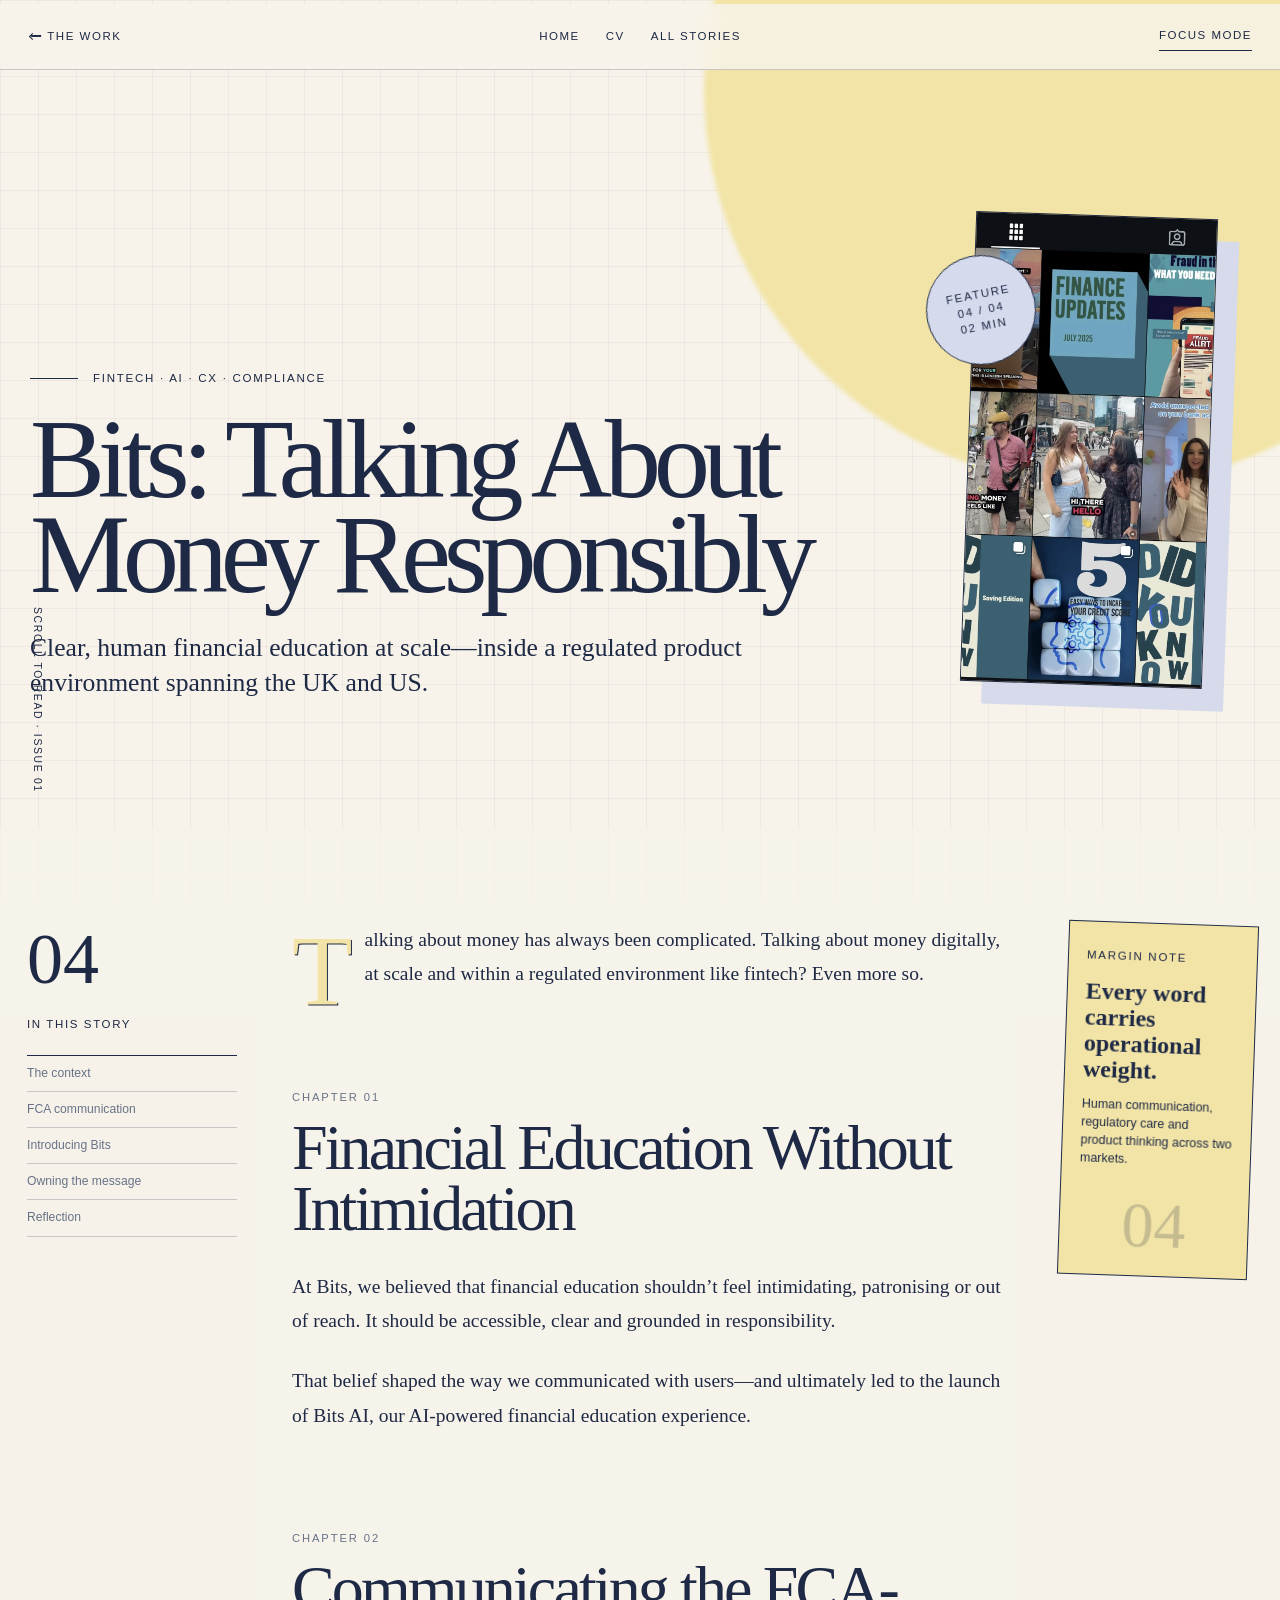
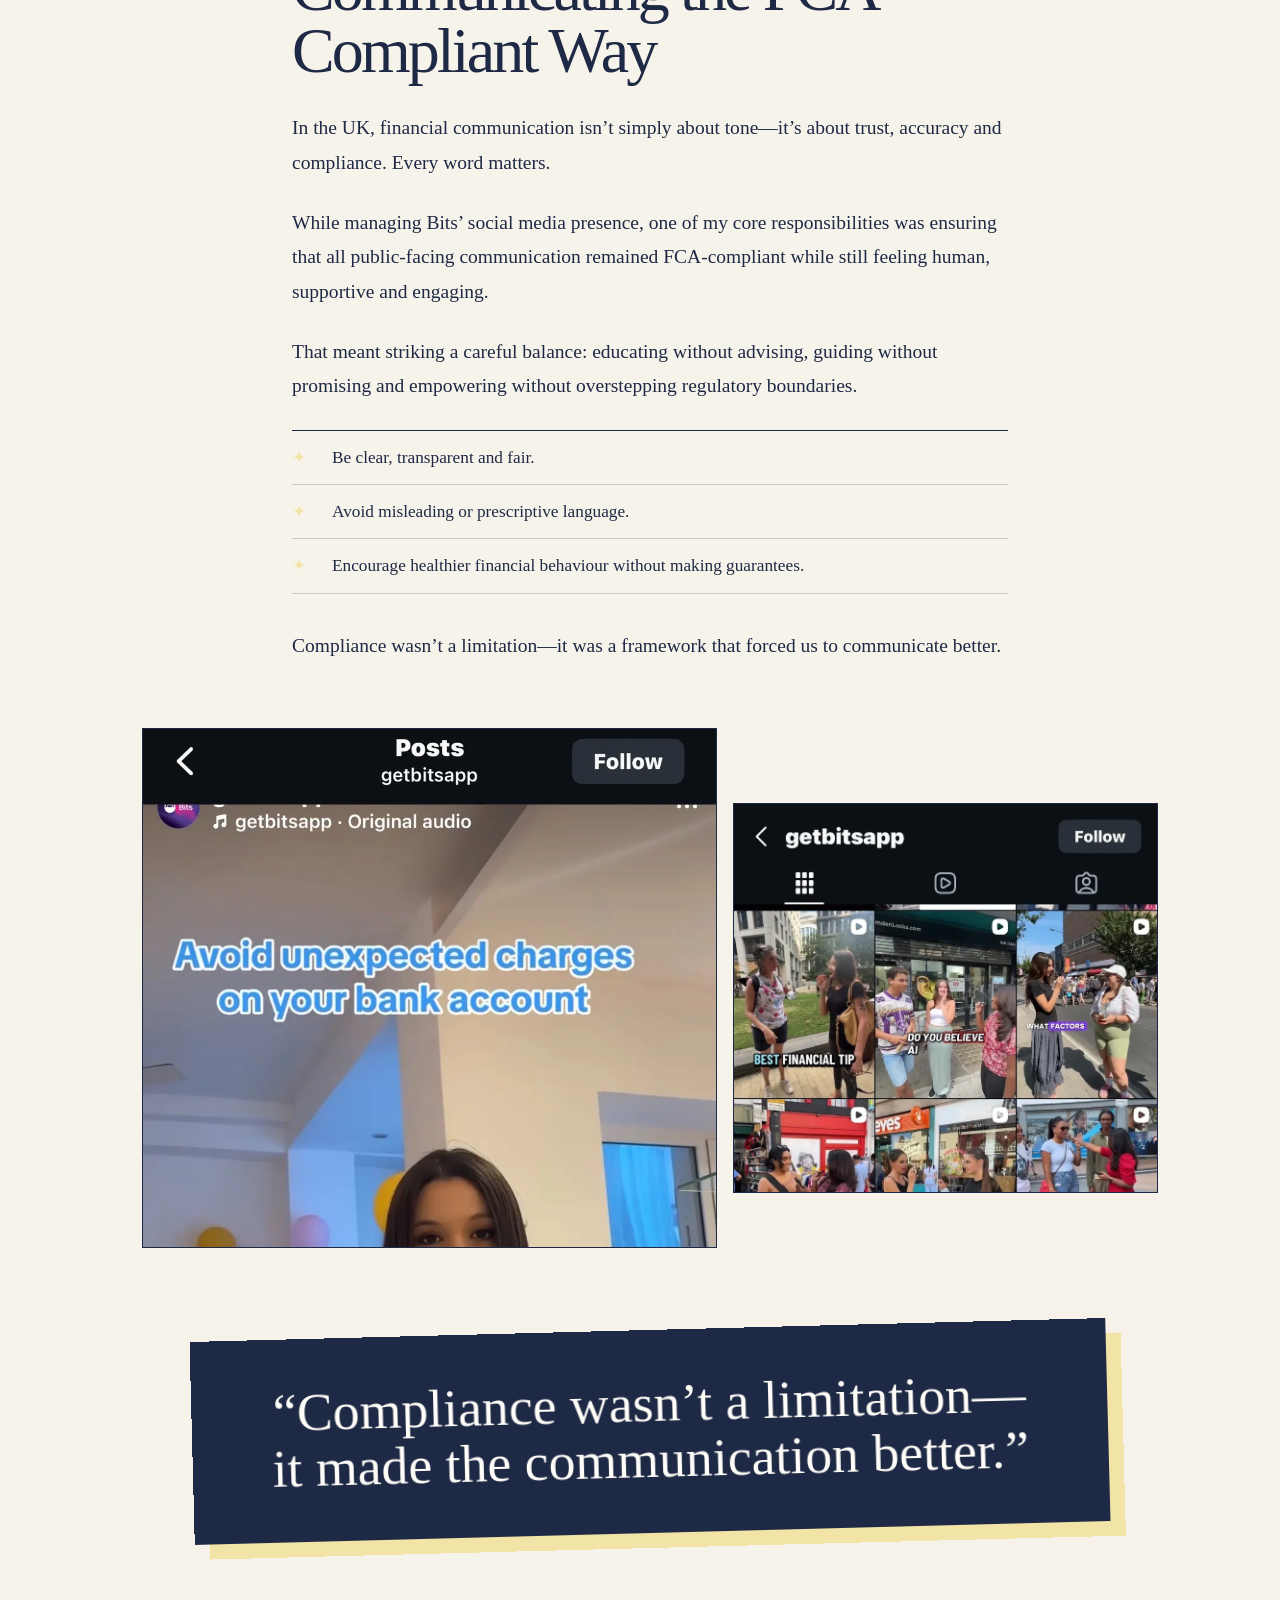
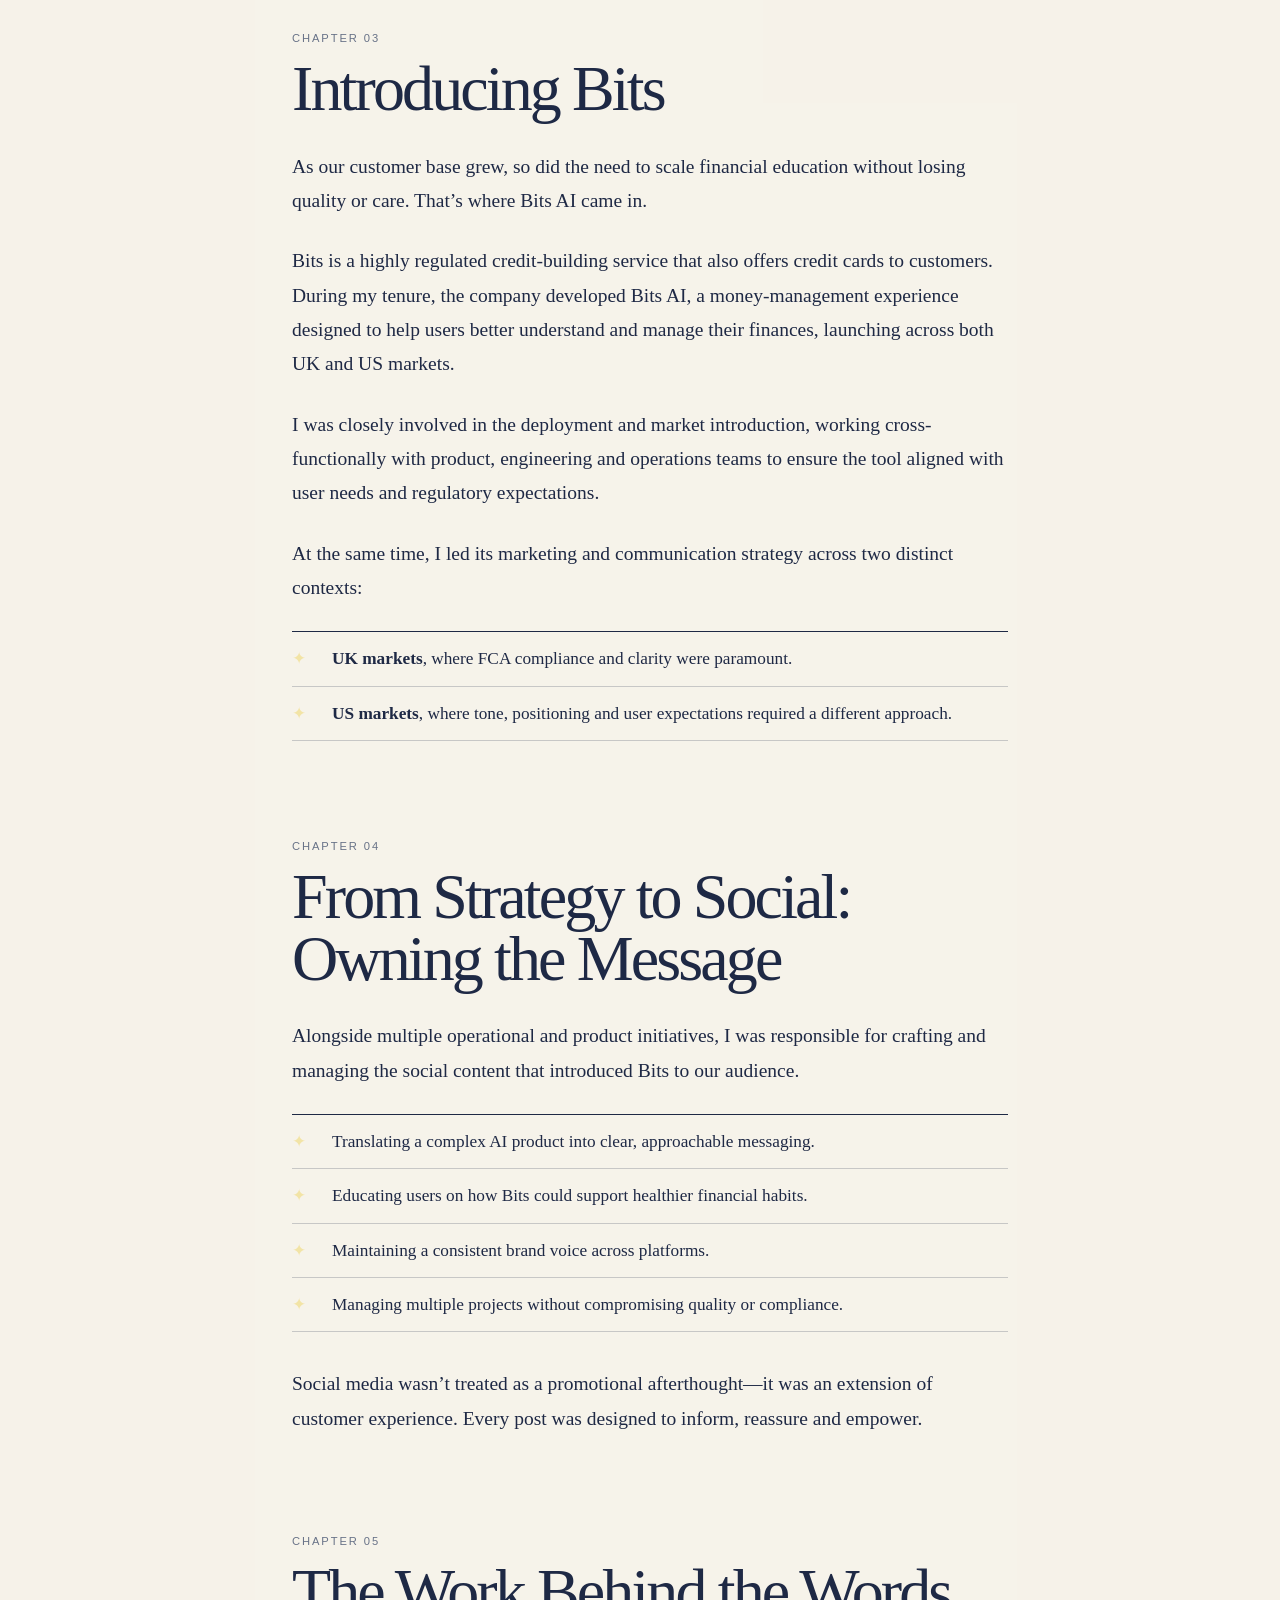
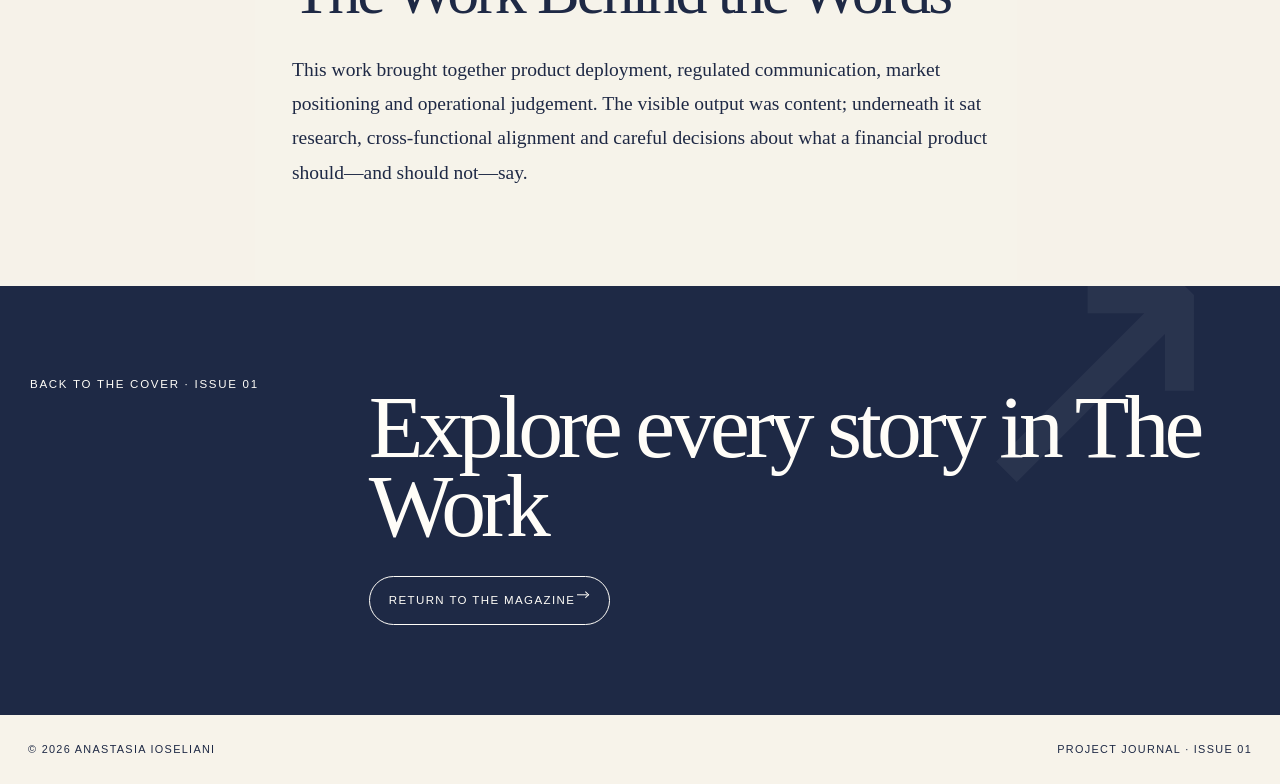
<file: article-bits.html>
<!doctype html><html lang="en"><head><meta charset="utf-8"><meta name="viewport" content="width=device-width,initial-scale=1"><meta name="description" content="Bits: talking about money clearly, responsibly and at scale."><title>Bits: Talking About Money Responsibly — Anastasia Ioseliani</title><link rel="stylesheet" href="article.css">
<style id="drawn-arrow-style">
.drawn-arrow{
  display:inline-block;
  position:relative;
  width:1.05em;
  height:.72em;
  margin:0 .12em;
  vertical-align:-.04em;
  color:currentColor;
  flex:0 0 auto;
}
.drawn-arrow::before{
  content:"";
  position:absolute;
  left:.04em;
  right:.18em;
  top:50%;
  height:1.4px;
  background:currentColor;
  transform:translateY(-50%);
}
.drawn-arrow::after{
  content:"";
  position:absolute;
  right:.03em;
  top:50%;
  width:.38em;
  height:.38em;
  border-top:1.4px solid currentColor;
  border-right:1.4px solid currentColor;
  transform:translateY(-50%) rotate(45deg);
  transform-origin:center;
}
.drawn-arrow-left{transform:rotate(180deg)}
.drawn-arrow-down{transform:rotate(90deg)}
.drawn-arrow-up{transform:rotate(-90deg)}
.drawn-arrow-up-right{transform:rotate(-45deg)}
@media(max-width:800px){
  .drawn-arrow{
    width:1em;
    height:.7em;
    margin:0 .1em;
  }
  .drawn-arrow::before{height:1.5px}
  .drawn-arrow::after{
    border-top-width:1.5px;
    border-right-width:1.5px;
  }
}
</style>
</head>
<body class="theme-bits"><div class="progress"></div><nav class="nav"><a href="projects.html">← The Work</a><div class="nav-center"><a href="index.html">Home</a><a href="cv.html">CV</a><a href="projects.html#stories">All stories</a></div><button class="focus-button" type="button" aria-label="Toggle distraction-free reading"></button></nav>
<header class="hero"><span class="scroll-note">Scroll to read · Issue 01</span><div class="wrap hero-grid"><div><div class="eyebrow caps">Fintech · AI · CX · Compliance</div><h1>Bits: Talking About Money Responsibly</h1><p class="dek">Clear, human financial education at scale—inside a regulated product environment spanning the UK and US.</p></div><figure class="cover"><span class="cover-stamp caps">Feature<br>04 / 04<br>02 min</span><img src="bits-social-grid.webp" alt="Bits content about customer support, fraud and financial education" decoding="async" fetchpriority="high"></figure></div></header>
<main class="article-shell"><aside class="rail"><div class="rail-inner"><div class="number">04</div><h2>In this story</h2><nav class="toc"><a href="#context">The context</a><a href="#compliance">FCA communication</a><a href="#product">Introducing Bits</a><a href="#message">Owning the message</a><a href="#reflection">Reflection</a></nav></div></aside>
<article class="story"><p class="lede">Talking about money has always been complicated. Talking about money digitally, at scale and within a regulated environment like fintech? Even more so.</p>
<h2 id="context" data-no="Chapter 01">Financial Education Without Intimidation</h2><p>At Bits, we believed that financial education shouldn’t feel intimidating, patronising or out of reach. It should be accessible, clear and grounded in responsibility.</p><p>That belief shaped the way we communicated with users—and ultimately led to the launch of Bits AI, our AI-powered financial education experience.</p>
<h2 id="compliance" data-no="Chapter 02">Communicating the FCA-Compliant Way</h2><p>In the UK, financial communication isn’t simply about tone—it’s about trust, accuracy and compliance. Every word matters.</p><p>While managing Bits’ social media presence, one of my core responsibilities was ensuring that all public-facing communication remained FCA-compliant while still feeling human, supportive and engaging.</p><p>That meant striking a careful balance: educating without advising, guiding without promising and empowering without overstepping regulatory boundaries.</p><ul><li><span>Be clear, transparent and fair.</span></li><li><span>Avoid misleading or prescriptive language.</span></li><li><span>Encourage healthier financial behaviour without making guarantees.</span></li></ul><p>Compliance wasn’t a limitation—it was a framework that forced us to communicate better.</p>
<div class="media-wide"><img src="bits-campaign.webp" alt="Anastasia presenting a Bits message about avoiding unexpected charges" loading="lazy" decoding="async"><img src="bits-outreach-grid.webp" alt="Bits street interviews exploring financial habits and AI" loading="lazy" decoding="async"></div>
<blockquote class="pull">“Compliance wasn’t a limitation—it made the communication better.”</blockquote>
<h2 id="product" data-no="Chapter 03">Introducing Bits</h2><p>As our customer base grew, so did the need to scale financial education without losing quality or care. That’s where Bits AI came in.</p><p>Bits is a highly regulated credit-building service that also offers credit cards to customers. During my tenure, the company developed Bits AI, a money-management experience designed to help users better understand and manage their finances, launching across both UK and US markets.</p><p>I was closely involved in the deployment and market introduction, working cross-functionally with product, engineering and operations teams to ensure the tool aligned with user needs and regulatory expectations.</p><p>At the same time, I led its marketing and communication strategy across two distinct contexts:</p><ul><li><span><strong>UK markets</strong>, where FCA compliance and clarity were paramount.</span></li><li><span><strong>US markets</strong>, where tone, positioning and user expectations required a different approach.</span></li></ul>
<h2 id="message" data-no="Chapter 04">From Strategy to Social: Owning the Message</h2><p>Alongside multiple operational and product initiatives, I was responsible for crafting and managing the social content that introduced Bits to our audience.</p><ul><li><span>Translating a complex AI product into clear, approachable messaging.</span></li><li><span>Educating users on how Bits could support healthier financial habits.</span></li><li><span>Maintaining a consistent brand voice across platforms.</span></li><li><span>Managing multiple projects without compromising quality or compliance.</span></li></ul><p>Social media wasn’t treated as a promotional afterthought—it was an extension of customer experience. Every post was designed to inform, reassure and empower.</p>
<h2 id="reflection" data-no="Chapter 05">The Work Behind the Words</h2><p>This work brought together product deployment, regulated communication, market positioning and operational judgement. The visible output was content; underneath it sat research, cross-functional alignment and careful decisions about what a financial product should—and should not—say.</p></article>
<aside class="margin"><div class="margin-card"><span class="caps">Margin note</span><strong>Every word carries operational weight.</strong><p>Human communication, regulatory care and product thinking across two markets.</p><div class="folio">04</div></div></aside></main>
<section class="next"><div class="wrap next-grid"><div class="caps">Back to the cover · Issue 01</div><div><h2>Explore every story in The Work</h2><a class="next-link" href="projects.html">Return to the magazine →</a></div></div></section><footer class="footer"><span>© <span id="year"></span> Anastasia Ioseliani</span><span>Project Journal · Issue 01</span></footer><script src="article.js"></script>
<script id="drawn-arrow-script">
(()=>{
  const dirs={"→":"right","↗":"up-right","↓":"down","←":"left","↑":"up"};
  const re=/[→↗↓←↑]/;
  function arrow(ch){
    const s=document.createElement("span");
    s.className="drawn-arrow drawn-arrow-"+dirs[ch];
    s.setAttribute("aria-hidden","true");
    return s;
  }
  function replaceText(node){
    const value=node.nodeValue;
    if(!value||!re.test(value)) return;
    const parent=node.parentElement;
    if(parent&&parent.closest("script,style,noscript,textarea,svg,.drawn-arrow")) return;
    const frag=document.createDocumentFragment();
    value.split(/([→↗↓←↑])/g).forEach(part=>{
      if(dirs[part]) frag.appendChild(arrow(part));
      else if(part) frag.appendChild(document.createTextNode(part));
    });
    node.replaceWith(frag);
  }
  function scan(root){
    if(!root) return;
    if(root.nodeType===Node.TEXT_NODE){replaceText(root);return}
    if(root.nodeType!==Node.ELEMENT_NODE&&root.nodeType!==Node.DOCUMENT_FRAGMENT_NODE) return;
    if(root.nodeType===Node.ELEMENT_NODE&&root.matches("script,style,noscript,textarea,svg,.drawn-arrow")) return;
    const walker=document.createTreeWalker(root,NodeFilter.SHOW_TEXT);
    const nodes=[];
    while(walker.nextNode()) nodes.push(walker.currentNode);
    nodes.forEach(replaceText);
  }
  scan(document.body);
  new MutationObserver(mutations=>{
    for(const m of mutations){
      if(m.type==="characterData") replaceText(m.target);
      for(const n of m.addedNodes) scan(n);
    }
  }).observe(document.body,{subtree:true,childList:true,characterData:true});
})();
</script>
</body></html>
</file>
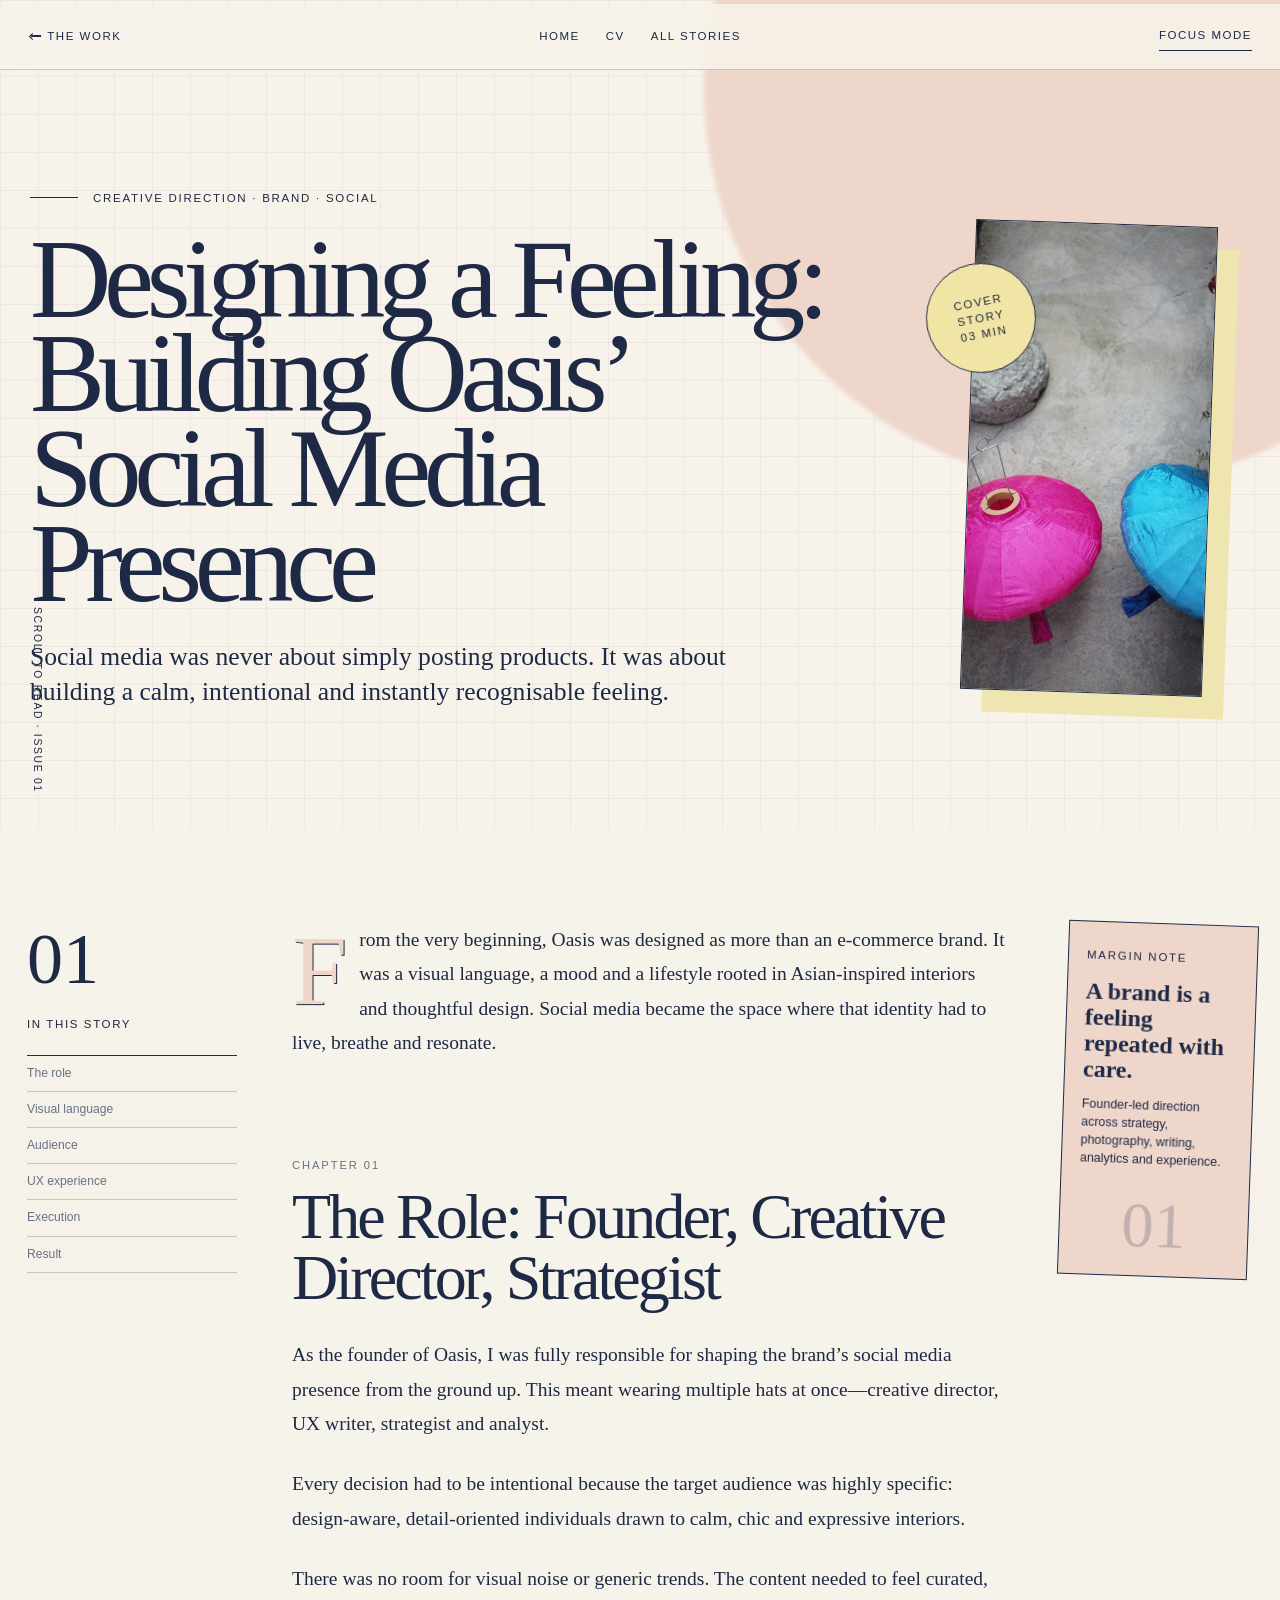
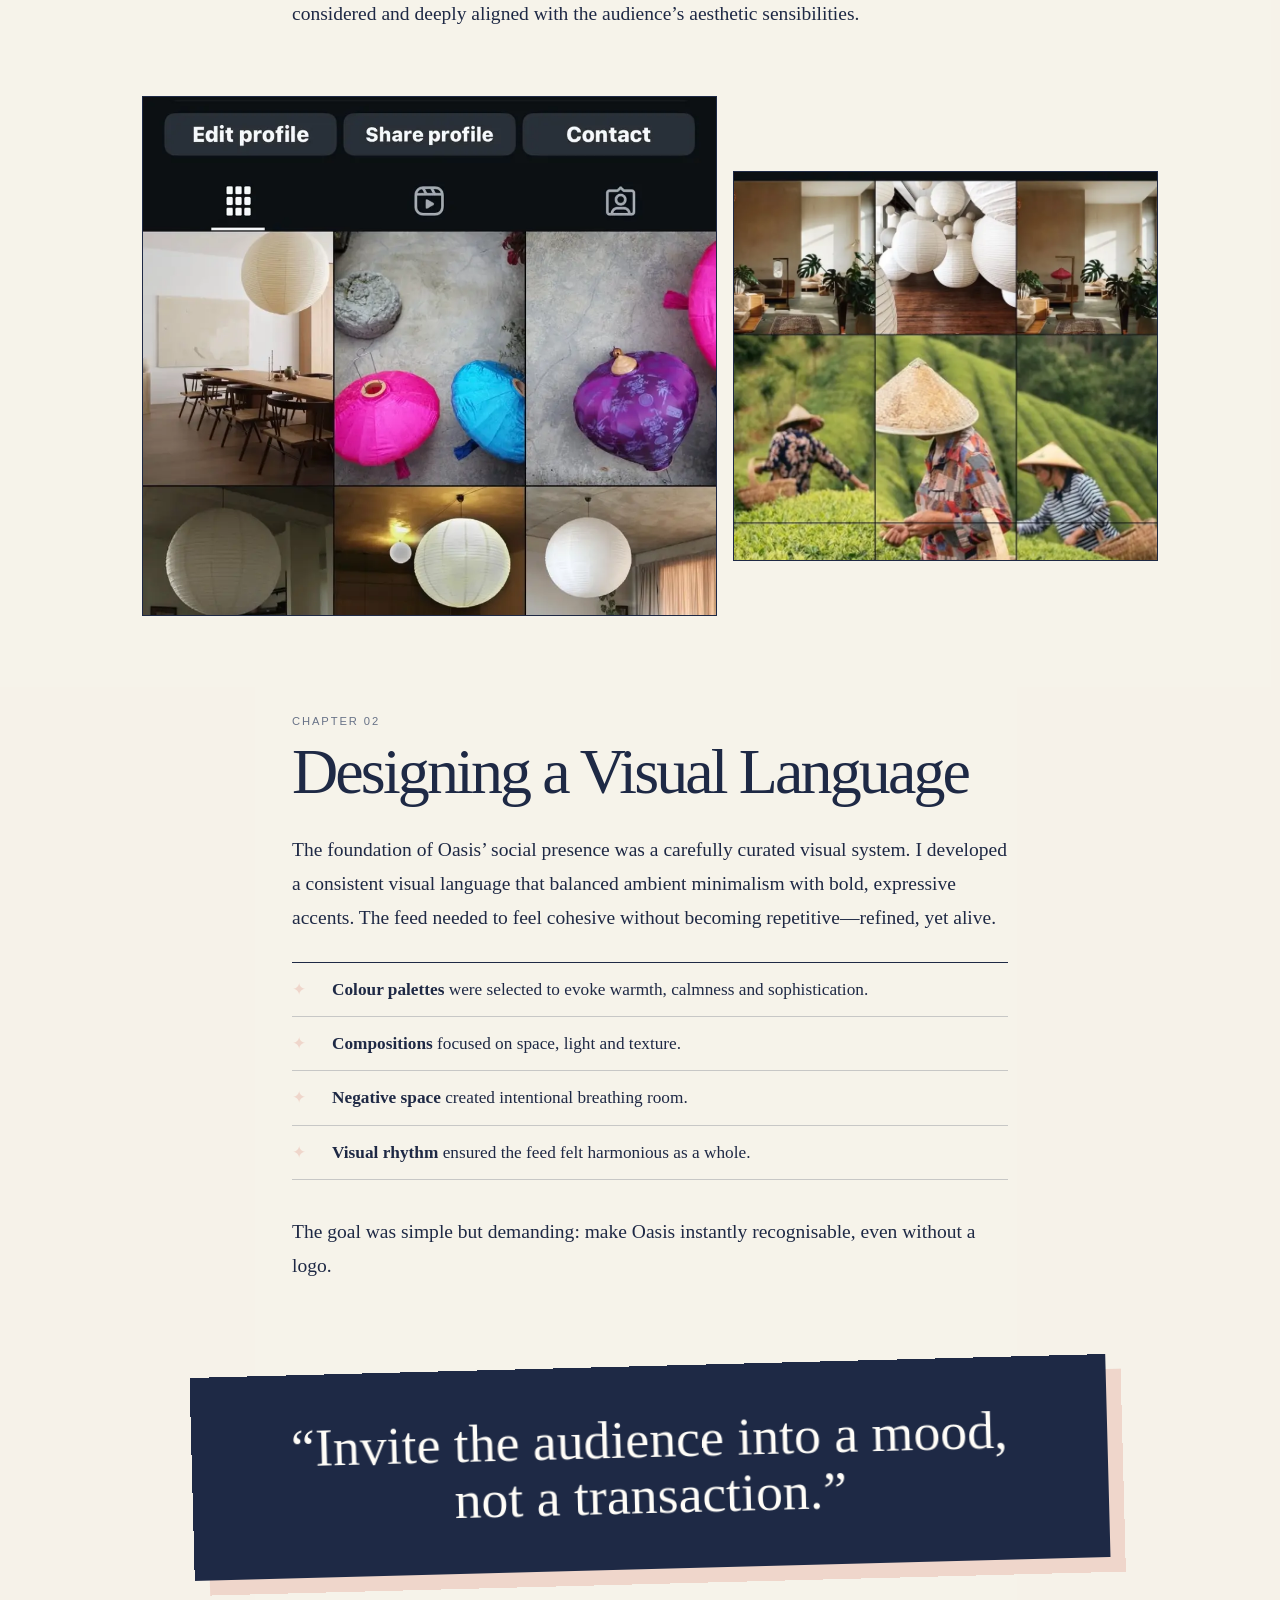
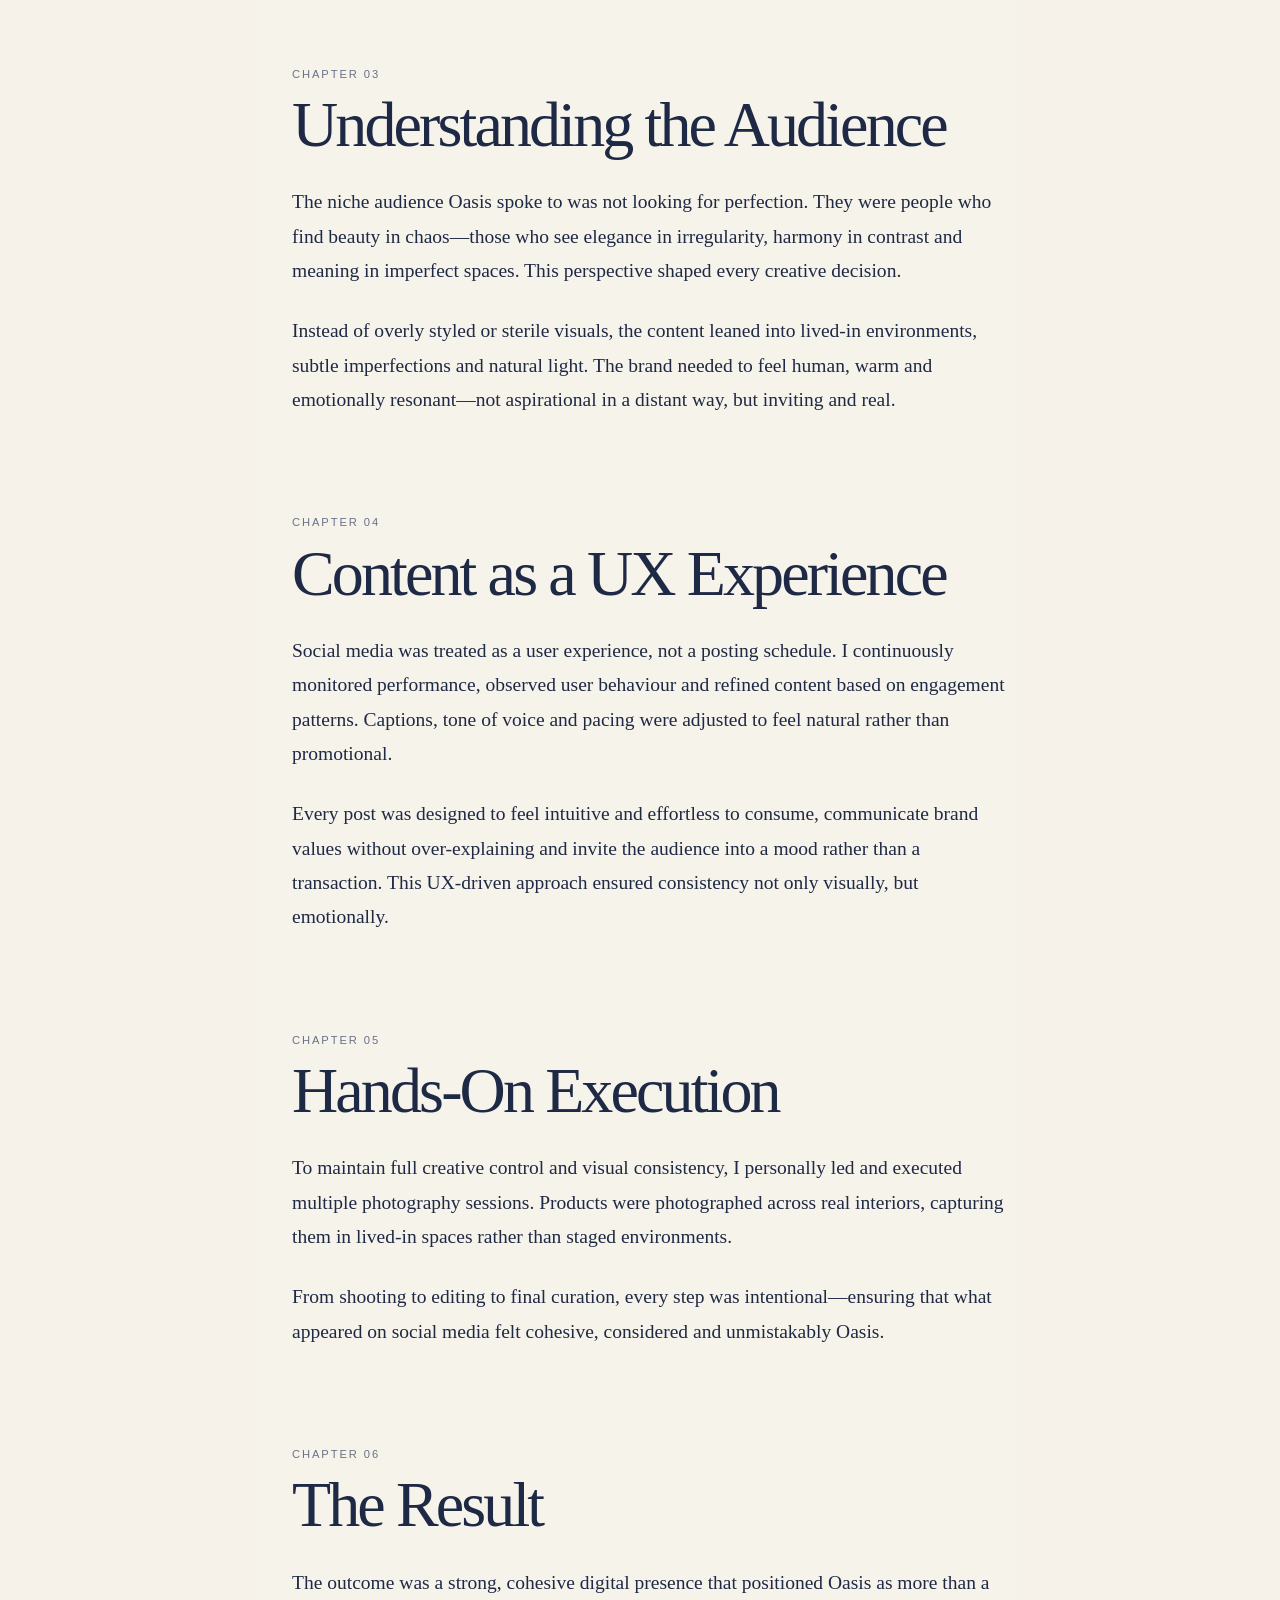
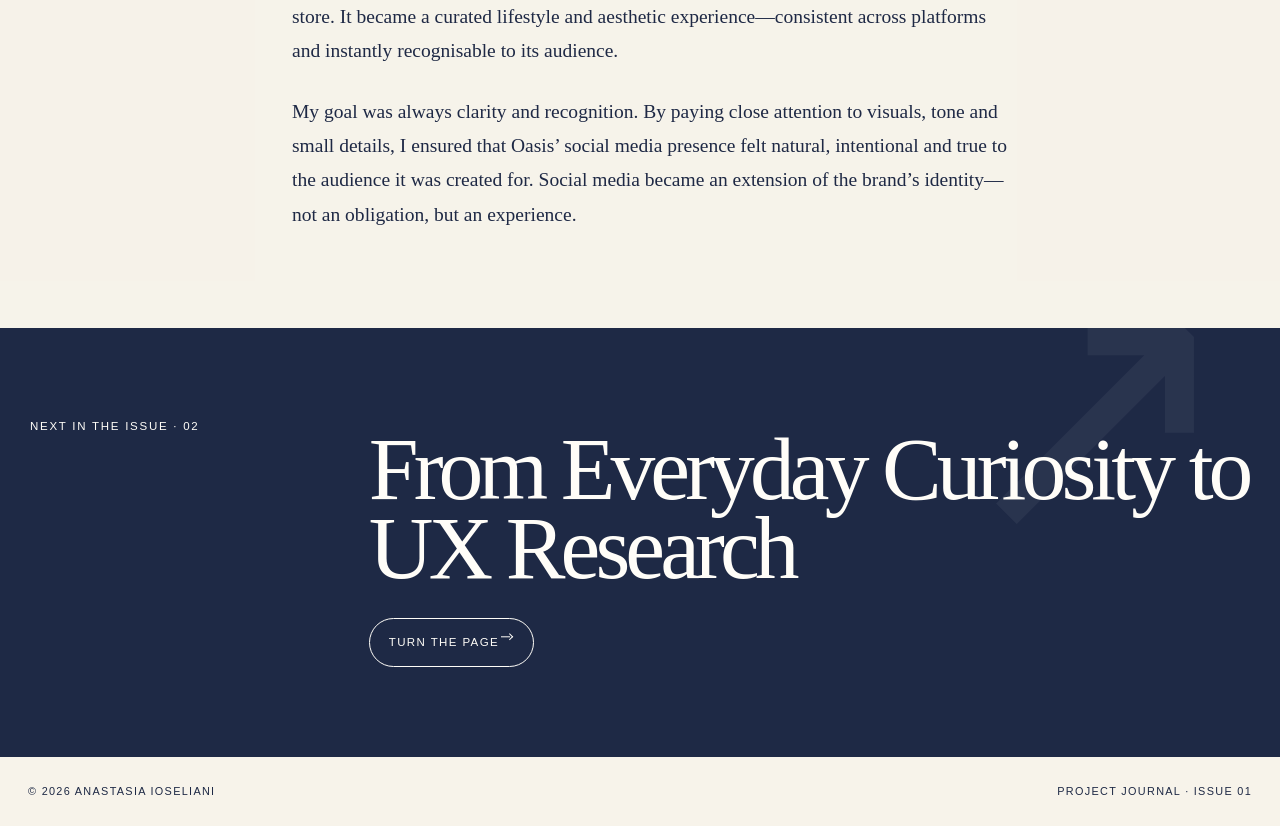
<file: article-oasis.html>
<!doctype html><html lang="en"><head><meta charset="utf-8"><meta name="viewport" content="width=device-width,initial-scale=1"><meta name="description" content="Designing a Feeling: how Anastasia Ioseliani built Oasis’ social media presence."><title>Designing a Feeling — Anastasia Ioseliani</title><link rel="stylesheet" href="article.css">
<style id="drawn-arrow-style">
.drawn-arrow{
  display:inline-block;
  position:relative;
  width:1.05em;
  height:.72em;
  margin:0 .12em;
  vertical-align:-.04em;
  color:currentColor;
  flex:0 0 auto;
}
.drawn-arrow::before{
  content:"";
  position:absolute;
  left:.04em;
  right:.18em;
  top:50%;
  height:1.4px;
  background:currentColor;
  transform:translateY(-50%);
}
.drawn-arrow::after{
  content:"";
  position:absolute;
  right:.03em;
  top:50%;
  width:.38em;
  height:.38em;
  border-top:1.4px solid currentColor;
  border-right:1.4px solid currentColor;
  transform:translateY(-50%) rotate(45deg);
  transform-origin:center;
}
.drawn-arrow-left{transform:rotate(180deg)}
.drawn-arrow-down{transform:rotate(90deg)}
.drawn-arrow-up{transform:rotate(-90deg)}
.drawn-arrow-up-right{transform:rotate(-45deg)}
@media(max-width:800px){
  .drawn-arrow{
    width:1em;
    height:.7em;
    margin:0 .1em;
  }
  .drawn-arrow::before{height:1.5px}
  .drawn-arrow::after{
    border-top-width:1.5px;
    border-right-width:1.5px;
  }
}
</style>
</head>
<body class="theme-oasis"><div class="progress"></div><nav class="nav"><a href="projects.html">← The Work</a><div class="nav-center"><a href="index.html">Home</a><a href="cv.html">CV</a><a href="projects.html#stories">All stories</a></div><button class="focus-button" type="button" aria-label="Toggle distraction-free reading"></button></nav>
<header class="hero"><span class="scroll-note">Scroll to read · Issue 01</span><div class="wrap hero-grid"><div><div class="eyebrow caps">Creative direction · Brand · Social</div><h1>Designing a Feeling: Building Oasis’ Social Media Presence</h1><p class="dek">Social media was never about simply posting products. It was about building a calm, intentional and instantly recognisable feeling.</p></div><figure class="cover"><span class="cover-stamp caps">Cover<br>story<br>03 min</span><img src="oasis-lanterns.webp" alt="Pink and blue Oasis silk lanterns photographed from above" decoding="async" fetchpriority="high"></figure></div></header>
<main class="article-shell"><aside class="rail"><div class="rail-inner"><div class="number">01</div><h2>In this story</h2><nav class="toc"><a href="#role">The role</a><a href="#language">Visual language</a><a href="#audience">Audience</a><a href="#experience">UX experience</a><a href="#execution">Execution</a><a href="#result">Result</a></nav></div></aside>
<article class="story"><p class="lede">From the very beginning, Oasis was designed as more than an e-commerce brand. It was a visual language, a mood and a lifestyle rooted in Asian-inspired interiors and thoughtful design. Social media became the space where that identity had to live, breathe and resonate.</p>
<h2 id="role" data-no="Chapter 01">The Role: Founder, Creative Director, Strategist</h2><p>As the founder of Oasis, I was fully responsible for shaping the brand’s social media presence from the ground up. This meant wearing multiple hats at once—creative director, UX writer, strategist and analyst.</p><p>Every decision had to be intentional because the target audience was highly specific: design-aware, detail-oriented individuals drawn to calm, chic and expressive interiors.</p><p>There was no room for visual noise or generic trends. The content needed to feel curated, considered and deeply aligned with the audience’s aesthetic sensibilities.</p>
<div class="media-wide"><img src="oasis-social-grid.webp" alt="Oasis social feed showing lanterns in real interiors" loading="lazy" decoding="async"><img src="oasis-brand-grid.webp" alt="Oasis visual direction combining interiors, craft and lantern products" loading="lazy" decoding="async"></div>
<h2 id="language" data-no="Chapter 02">Designing a Visual Language</h2><p>The foundation of Oasis’ social presence was a carefully curated visual system. I developed a consistent visual language that balanced ambient minimalism with bold, expressive accents. The feed needed to feel cohesive without becoming repetitive—refined, yet alive.</p><ul><li><span><strong>Colour palettes</strong> were selected to evoke warmth, calmness and sophistication.</span></li><li><span><strong>Compositions</strong> focused on space, light and texture.</span></li><li><span><strong>Negative space</strong> created intentional breathing room.</span></li><li><span><strong>Visual rhythm</strong> ensured the feed felt harmonious as a whole.</span></li></ul><p>The goal was simple but demanding: make Oasis instantly recognisable, even without a logo.</p>
<blockquote class="pull">“Invite the audience into a mood, not a transaction.”</blockquote>
<h2 id="audience" data-no="Chapter 03">Understanding the Audience</h2><p>The niche audience Oasis spoke to was not looking for perfection. They were people who find beauty in chaos—those who see elegance in irregularity, harmony in contrast and meaning in imperfect spaces. This perspective shaped every creative decision.</p><p>Instead of overly styled or sterile visuals, the content leaned into lived-in environments, subtle imperfections and natural light. The brand needed to feel human, warm and emotionally resonant—not aspirational in a distant way, but inviting and real.</p>
<h2 id="experience" data-no="Chapter 04">Content as a UX Experience</h2><p>Social media was treated as a user experience, not a posting schedule. I continuously monitored performance, observed user behaviour and refined content based on engagement patterns. Captions, tone of voice and pacing were adjusted to feel natural rather than promotional.</p><p>Every post was designed to feel intuitive and effortless to consume, communicate brand values without over-explaining and invite the audience into a mood rather than a transaction. This UX-driven approach ensured consistency not only visually, but emotionally.</p>
<h2 id="execution" data-no="Chapter 05">Hands-On Execution</h2><p>To maintain full creative control and visual consistency, I personally led and executed multiple photography sessions. Products were photographed across real interiors, capturing them in lived-in spaces rather than staged environments.</p><p>From shooting to editing to final curation, every step was intentional—ensuring that what appeared on social media felt cohesive, considered and unmistakably Oasis.</p>
<h2 id="result" data-no="Chapter 06">The Result</h2><p>The outcome was a strong, cohesive digital presence that positioned Oasis as more than a store. It became a curated lifestyle and aesthetic experience—consistent across platforms and instantly recognisable to its audience.</p><p>My goal was always clarity and recognition. By paying close attention to visuals, tone and small details, I ensured that Oasis’ social media presence felt natural, intentional and true to the audience it was created for. Social media became an extension of the brand’s identity—not an obligation, but an experience.</p></article>
<aside class="margin"><div class="margin-card"><span class="caps">Margin note</span><strong>A brand is a feeling repeated with care.</strong><p>Founder-led direction across strategy, photography, writing, analytics and experience.</p><div class="folio">01</div></div></aside></main>
<section class="next"><div class="wrap next-grid"><div class="caps">Next in the issue · 02</div><div><h2>From Everyday Curiosity to UX Research</h2><a class="next-link" href="article-ux.html">Turn the page →</a></div></div></section><footer class="footer"><span>© <span id="year"></span> Anastasia Ioseliani</span><span>Project Journal · Issue 01</span></footer><script src="article.js"></script>
<script id="drawn-arrow-script">
(()=>{
  const dirs={"→":"right","↗":"up-right","↓":"down","←":"left","↑":"up"};
  const re=/[→↗↓←↑]/;
  function arrow(ch){
    const s=document.createElement("span");
    s.className="drawn-arrow drawn-arrow-"+dirs[ch];
    s.setAttribute("aria-hidden","true");
    return s;
  }
  function replaceText(node){
    const value=node.nodeValue;
    if(!value||!re.test(value)) return;
    const parent=node.parentElement;
    if(parent&&parent.closest("script,style,noscript,textarea,svg,.drawn-arrow")) return;
    const frag=document.createDocumentFragment();
    value.split(/([→↗↓←↑])/g).forEach(part=>{
      if(dirs[part]) frag.appendChild(arrow(part));
      else if(part) frag.appendChild(document.createTextNode(part));
    });
    node.replaceWith(frag);
  }
  function scan(root){
    if(!root) return;
    if(root.nodeType===Node.TEXT_NODE){replaceText(root);return}
    if(root.nodeType!==Node.ELEMENT_NODE&&root.nodeType!==Node.DOCUMENT_FRAGMENT_NODE) return;
    if(root.nodeType===Node.ELEMENT_NODE&&root.matches("script,style,noscript,textarea,svg,.drawn-arrow")) return;
    const walker=document.createTreeWalker(root,NodeFilter.SHOW_TEXT);
    const nodes=[];
    while(walker.nextNode()) nodes.push(walker.currentNode);
    nodes.forEach(replaceText);
  }
  scan(document.body);
  new MutationObserver(mutations=>{
    for(const m of mutations){
      if(m.type==="characterData") replaceText(m.target);
      for(const n of m.addedNodes) scan(n);
    }
  }).observe(document.body,{subtree:true,childList:true,characterData:true});
})();
</script>
</body></html>
</file>
<file: article.css>
:root{--ink:#1e2945;--muted:#677287;--paper:#f7f3ea;--accent:#efd9cf;--accent2:#f2e7aa;--grid:rgba(30,41,69,.12);--line:rgba(30,41,69,.22);--white:#fffdf8}
*{box-sizing:border-box}html{scroll-behavior:smooth}body{margin:0;background:var(--paper);color:var(--ink);font:16px/1.7 "Helvetica Neue",Arial,sans-serif;overflow-x:hidden}body:before{content:"";position:fixed;z-index:-2;inset:0;background-image:linear-gradient(var(--grid) 1px,transparent 1px),linear-gradient(90deg,var(--grid) 1px,transparent 1px);background-size:38px 38px;opacity:.38}a{color:inherit;text-decoration:none}button{font:inherit;color:inherit}.progress{position:fixed;z-index:80;left:0;top:0;height:4px;width:0;background:var(--accent);transition:width .08s linear}.nav{position:fixed;z-index:70;left:0;right:0;top:4px;height:66px;padding:0 28px;display:grid;grid-template-columns:1fr auto 1fr;align-items:center;background:rgba(247,243,234,.84);backdrop-filter:blur(13px);border-bottom:1px solid var(--line)}.nav a,.nav button{font-size:.72rem;letter-spacing:.13em;text-transform:uppercase}.nav-center{display:flex;gap:26px}.nav button{justify-self:end;background:none;border:0;border-bottom:1px solid;cursor:pointer;padding:4px 0}.wrap{width:min(1220px,calc(100% - 54px));margin:auto}.caps{font-size:.72rem;line-height:1.4;letter-spacing:.15em;text-transform:uppercase}.hero{position:relative;min-height:92svh;padding:126px 0 55px;display:flex;align-items:end;overflow:hidden}.hero:before{content:"";position:absolute;z-index:-1;width:62vw;height:62vw;right:-17vw;top:-24vw;border-radius:50%;background:var(--accent);filter:blur(2px)}.hero-grid{display:grid;grid-template-columns:1.45fr .55fr;gap:50px;align-items:end}.eyebrow{display:flex;gap:15px;align-items:center}.eyebrow:before{content:"";width:48px;height:1px;background:currentColor}.hero h1{font-family:Georgia,"Times New Roman",serif;font-size:clamp(4rem,8.8vw,9rem);font-weight:400;line-height:.84;letter-spacing:-.065em;margin:26px 0 30px;max-width:1020px}.dek{font-family:Georgia,serif;font-size:clamp(1.25rem,2vw,1.8rem);line-height:1.35;max-width:750px;margin:0}.cover{position:relative;min-height:470px}.cover img{position:absolute;inset:0;width:100%;height:100%;object-fit:cover;border:1px solid var(--ink);filter:saturate(.82);box-shadow:22px 22px 0 var(--accent2);transform:rotate(2deg);transition:transform .35s,filter .35s}.cover:hover img{transform:rotate(-1deg) scale(1.02);filter:saturate(1)}.cover-stamp{position:absolute;z-index:3;left:-42px;top:40px;width:110px;height:110px;border-radius:50%;display:grid;place-items:center;text-align:center;background:var(--accent2);border:1px solid;transform:rotate(-11deg)}.scroll-note{position:absolute;left:28px;bottom:35px;writing-mode:vertical-rl;font-size:.65rem;letter-spacing:.16em;text-transform:uppercase}
.article-shell{display:grid;grid-template-columns:210px minmax(0,740px) 190px;gap:55px;justify-content:center;padding:95px 27px 70px;background:rgba(247,243,234,.78)}.rail{position:relative}.rail-inner{position:sticky;top:105px}.rail .number{font-family:Georgia,serif;font-size:4.5rem;line-height:1}.rail h2{font-size:.72rem;letter-spacing:.14em;text-transform:uppercase;font-weight:400;margin:20px 0}.toc{border-top:1px solid}.toc a{display:block;padding:10px 0;border-bottom:1px solid var(--line);font-size:.76rem;line-height:1.25;color:var(--muted)}.toc a:hover,.toc a.active{color:var(--ink);padding-left:7px}.story{min-width:0}.story>p{font-family:Georgia,serif;font-size:1.22rem;line-height:1.76;margin:0 0 26px}.story>p.lede:first-letter{float:left;font-size:6.2rem;line-height:.72;padding:12px 12px 3px 0;color:var(--accent);text-shadow:1px 1px 0 var(--ink)}.story h2{font-family:Georgia,serif;font-size:clamp(2.4rem,5vw,4.9rem);line-height:.96;font-weight:400;letter-spacing:-.045em;margin:100px 0 30px}.story h2:before{content:attr(data-no);display:block;font:400 .7rem/1 Arial,sans-serif;letter-spacing:.17em;margin-bottom:14px;text-transform:uppercase;color:var(--muted)}.story ul{margin:25px 0 35px;padding:0;list-style:none;border-top:1px solid}.story li{display:grid;grid-template-columns:28px 1fr;gap:12px;padding:12px 0;border-bottom:1px solid var(--line);font-family:Georgia,serif;font-size:1.08rem}.story li:before{content:"✦";color:var(--accent)}.pull{margin:82px -100px;padding:45px 72px;background:var(--ink);color:var(--white);font-family:Georgia,serif;font-size:clamp(2rem,4.2vw,4rem);line-height:1.05;text-align:center;transform:rotate(-1.5deg);box-shadow:15px 15px 0 var(--accent)}.media-wide{margin:65px -150px;display:grid;grid-template-columns:1.15fr .85fr;gap:16px}.media-wide img{width:100%;height:520px;object-fit:cover;border:1px solid}.media-wide img:nth-child(2){margin-top:75px;height:390px}.media-strip{margin:65px -70px;display:grid;grid-template-columns:repeat(3,1fr);gap:13px;align-items:end}.media-strip img{width:100%;height:380px;object-fit:cover;border:1px solid}.media-strip img:nth-child(2){height:470px}.margin{position:relative}.margin-card{position:sticky;top:110px;padding:18px;border:1px solid;background:var(--accent);transform:rotate(2deg)}.margin-card strong{display:block;font-family:Georgia,serif;font-size:1.5rem;line-height:1.08;margin:12px 0}.margin-card p{font-size:.78rem;line-height:1.45;margin:0}.folio{font-family:Georgia,serif;font-size:4rem;line-height:1;color:rgba(30,41,69,.22);margin-top:25px;text-align:center}
.next{position:relative;padding:90px 0;background:var(--ink);color:var(--white);overflow:hidden}.next:after{content:"↗";position:absolute;right:3vw;top:-90px;font-family:Georgia,serif;font-size:22rem;line-height:1;color:rgba(255,255,255,.05)}.next-grid{position:relative;z-index:2;display:grid;grid-template-columns:.5fr 1.5fr;gap:45px;align-items:start}.next h2{font-family:Georgia,serif;font-size:clamp(3.2rem,7vw,7rem);font-weight:400;line-height:.88;letter-spacing:-.055em;margin:12px 0 30px}.next-link{display:inline-flex;border:1px solid;padding:14px 19px;border-radius:99px;font-size:.72rem;letter-spacing:.12em;text-transform:uppercase}.next-link:hover{background:var(--accent);color:var(--ink)}.footer{padding:25px 28px;display:flex;justify-content:space-between;font-size:.68rem;letter-spacing:.12em;text-transform:uppercase}
.theme-oasis{--accent:#efd6cb;--accent2:#f1e5a6}.theme-ux{--accent:#d8d7ed;--accent2:#d5e8f5}.theme-travel{--accent:#cae5f1;--accent2:#f3d9b8}.theme-bits{--accent:#f2e4a6;--accent2:#d5daed}.focus .rail,.focus .margin,.focus .media-wide,.focus .media-strip{display:none}.focus .article-shell{grid-template-columns:minmax(0,780px)}.focus .story>p{font-size:1.32rem}.focus-button:after{content:"Focus mode"}.focus .focus-button:after{content:"Exit focus"}
@media(max-width:980px){.article-shell{grid-template-columns:145px minmax(0,1fr);gap:35px}.margin{display:none}.media-wide{margin:55px -40px}.media-strip{margin:55px -30px}.pull{margin:70px -35px}.hero-grid{grid-template-columns:1.25fr .75fr}.cover{min-height:390px}}
@media(max-width:720px){.wrap{width:min(100% - 34px,1220px)}.nav{height:62px;padding:0 17px;grid-template-columns:1fr auto}.nav-center{display:none}.nav a,.nav button{font-size:.62rem;white-space:nowrap}.hero{padding:94px 0 45px;min-height:auto}.hero:before{width:115vw;height:115vw;right:-45vw;top:-30vw}.hero-grid{grid-template-columns:1fr;gap:32px}.hero h1{font-size:15vw;margin:22px 0 24px;overflow-wrap:anywhere}.dek{font-size:1.15rem}.cover{min-height:340px}.cover-stamp{left:-5px;top:18px;width:90px;height:90px}.scroll-note{display:none}.article-shell{display:block;padding:60px 18px}.rail{display:none}.story>p{font-size:1.08rem;line-height:1.68}.story h2{margin-top:68px;font-size:2.55rem}.pull{margin:52px -18px;padding:32px 20px;font-size:2rem}.media-wide,.media-strip{margin:44px -18px;grid-template-columns:1fr;gap:12px}.media-wide img,.media-wide img:nth-child(2),.media-strip img,.media-strip img:nth-child(2){height:auto;max-height:560px;margin:0;object-fit:cover}.next{padding:66px 0}.next-grid{grid-template-columns:1fr}.next h2{font-size:3.2rem}.footer{display:block;padding:22px 18px}.footer span{display:block;margin-top:8px}}@media(max-width:420px){.wrap{width:min(100% - 28px,1220px)}.hero h1{font-size:14.5vw}.cover{min-height:280px}.article-shell{padding-left:14px;padding-right:14px}.story h2{font-size:2.2rem}.story>p{font-size:1.02rem}.pull{margin-left:-14px;margin-right:-14px}.media-wide,.media-strip{margin-left:-14px;margin-right:-14px}}.media-wide img[src*="grid.webp"],.media-wide img[src*="campaign.webp"],.media-wide img[src*="outreach-grid.webp"]{object-position:top}.nav a:focus-visible,.nav button:focus-visible,.toc a:focus-visible,.next-link:focus-visible{outline:2px solid var(--ink);outline-offset:4px}@media(prefers-reduced-motion:reduce){html{scroll-behavior:auto}.cover img{transition:none}}
</file>
